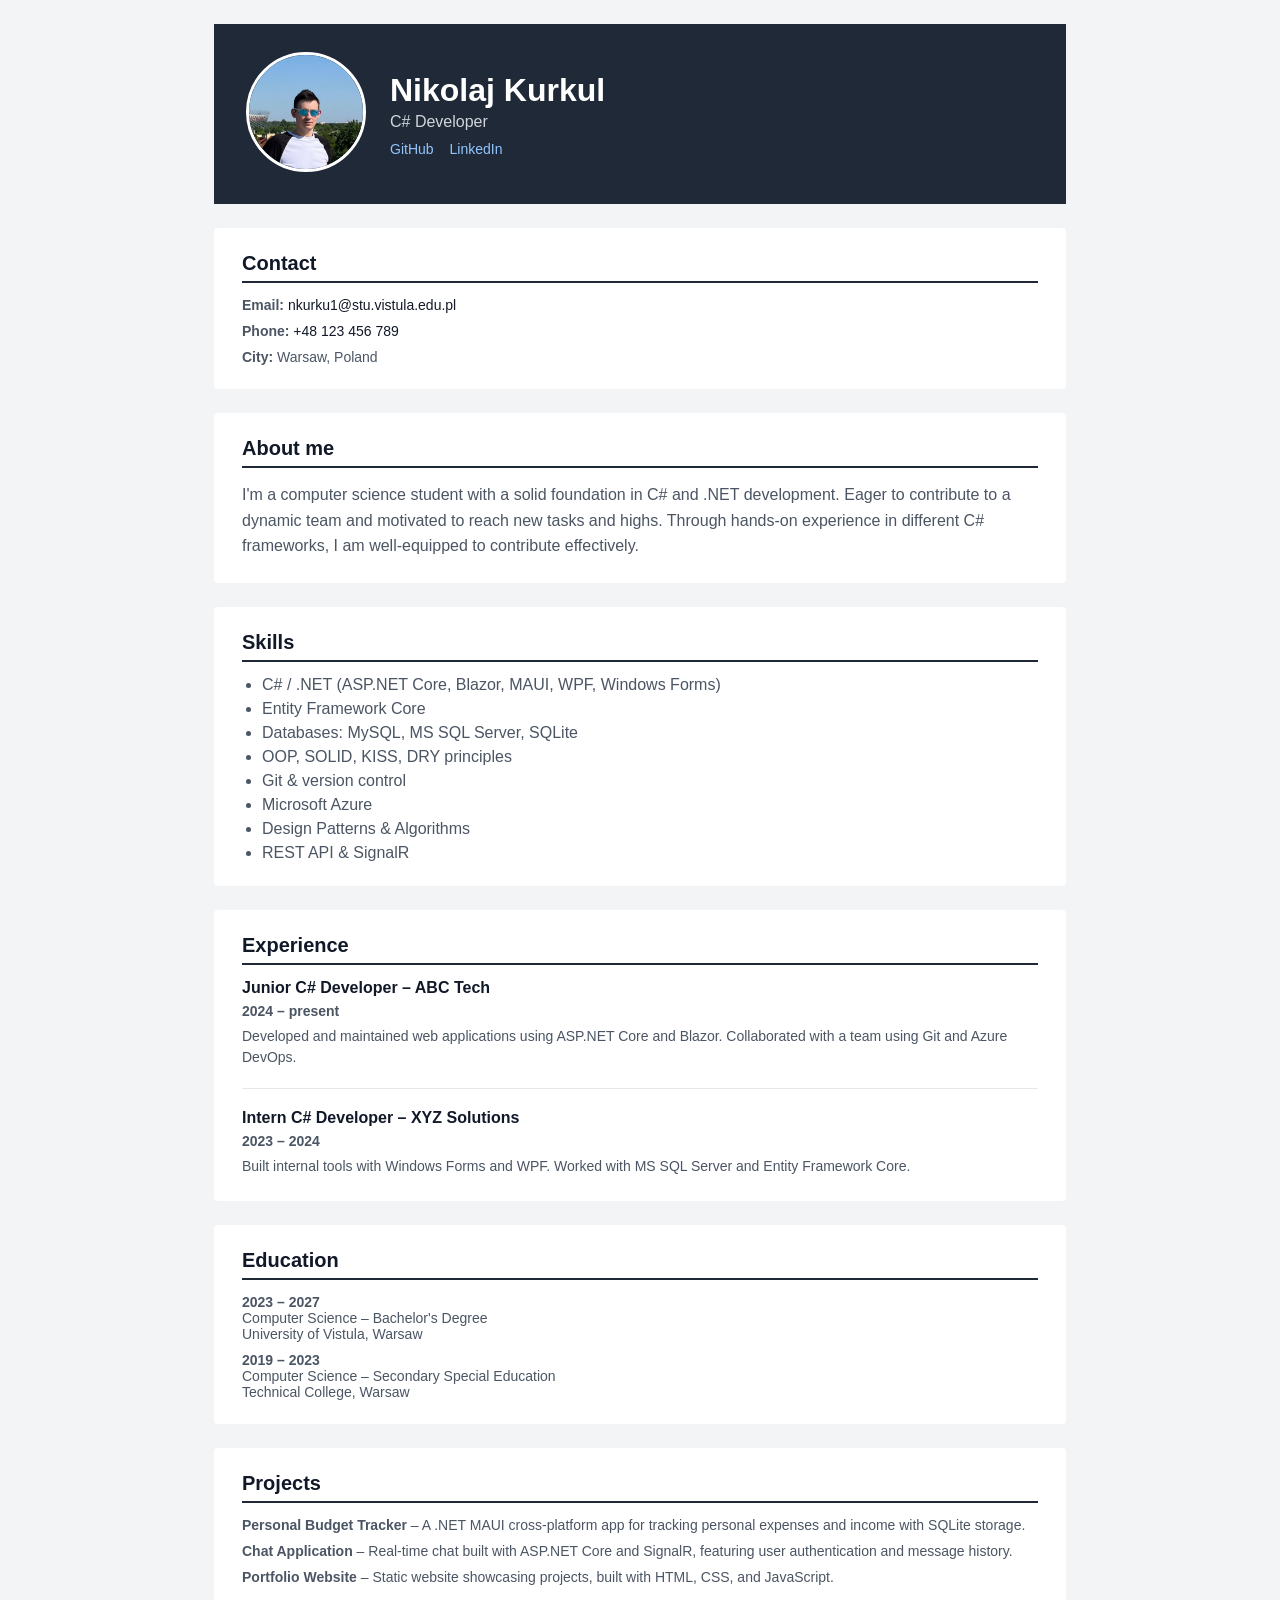
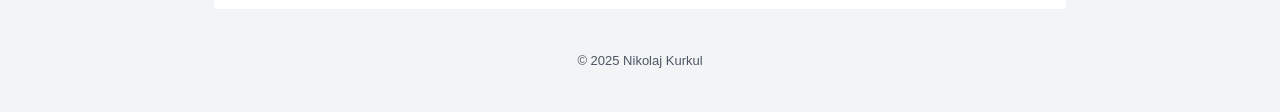
<file: zad1_cv/index.html>
<!DOCTYPE html>
<html lang="en">
  <head>
    <meta charset="UTF-8" />
    <meta name="viewport" content="width=device-width, initial-scale=1" />
    <title>Nikolaj Kurkul - CV</title>
    <link rel="stylesheet" href="css/styles.css" />
  </head>
  <body>
    <header class="site-header">
      <div class="profile">
        <img src="images/photo.png" alt="Nikolaj Kurkul - profile photo" />
      </div>
      <div class="header-info">
        <h1>Nikolaj Kurkul</h1>
        <p class="subtitle">C# Developer</p>
        <p class="links">
          <a href="https://github.com/nk68881" target="_blank" rel="noopener noreferrer">GitHub</a>
          <a href="https://linkedin.com/in/nk68881" target="_blank" rel="noopener noreferrer">LinkedIn</a>
        </p>
      </div>
    </header>

    <main>
      <section class="section">
        <h2>Contact</h2>
        <ul class="list">
          <li><strong>Email:</strong> <a href="mailto:nkurku1@stu.vistula.edu.pl">nkurku1@stu.vistula.edu.pl</a></li>
          <li><strong>Phone:</strong> <a href="tel:+48123456789">+48 123 456 789</a></li>
          <li><strong>City:</strong> Warsaw, Poland</li>
        </ul>
      </section>

      <section class="section">
        <h2>About me</h2>
        <p>
          I'm a computer science student with a solid foundation in C# and .NET
          development. Eager to contribute to a dynamic team and motivated to
          reach new tasks and highs. Through hands-on experience in different
          C# frameworks, I am well-equipped to contribute effectively.
        </p>
      </section>

      <section class="section">
        <h2>Skills</h2>
        <ul class="skills-list">
          <li>C# / .NET (ASP.NET Core, Blazor, MAUI, WPF, Windows Forms)</li>
          <li>Entity Framework Core</li>
          <li>Databases: MySQL, MS SQL Server, SQLite</li>
          <li>OOP, SOLID, KISS, DRY principles</li>
          <li>Git &amp; version control</li>
          <li>Microsoft Azure</li>
          <li>Design Patterns &amp; Algorithms</li>
          <li>REST API &amp; SignalR</li>
        </ul>
      </section>

      <section class="section">
        <h2>Experience</h2>
        <article class="experience-item">
          <h3>Junior C# Developer – ABC Tech</h3>
          <p><strong>2024 – present</strong></p>
          <p>Developed and maintained web applications using ASP.NET Core and Blazor. Collaborated with a team using Git and Azure DevOps.</p>
        </article>
        <article class="experience-item">
          <h3>Intern C# Developer – XYZ Solutions</h3>
          <p><strong>2023 – 2024</strong></p>
          <p>Built internal tools with Windows Forms and WPF. Worked with MS SQL Server and Entity Framework Core.</p>
        </article>
      </section>

      <section class="section">
        <h2>Education</h2>
        <ul class="list">
          <li>
            <strong>2023 – 2027</strong><br />
            Computer Science – Bachelor's Degree<br />
            University of Vistula, Warsaw
          </li>
          <li>
            <strong>2019 – 2023</strong><br />
            Computer Science – Secondary Special Education<br />
            Technical College, Warsaw
          </li>
        </ul>
      </section>

      <section class="section">
        <h2>Projects</h2>
        <ul class="list">
          <li>
            <strong>Personal Budget Tracker</strong> – A .NET MAUI cross-platform app for tracking personal expenses and income with SQLite storage.
          </li>
          <li>
            <strong>Chat Application</strong> – Real-time chat built with ASP.NET Core and SignalR, featuring user authentication and message history.
          </li>
          <li>
            <strong>Portfolio Website</strong> – Static website showcasing projects, built with HTML, CSS, and JavaScript.
          </li>
        </ul>
      </section>
    </main>

    <footer class="site-footer">
      <p>&copy; 2025 Nikolaj Kurkul</p>
    </footer>

    <script src="js/script.js"></script>
  </body>
</html>
</file>
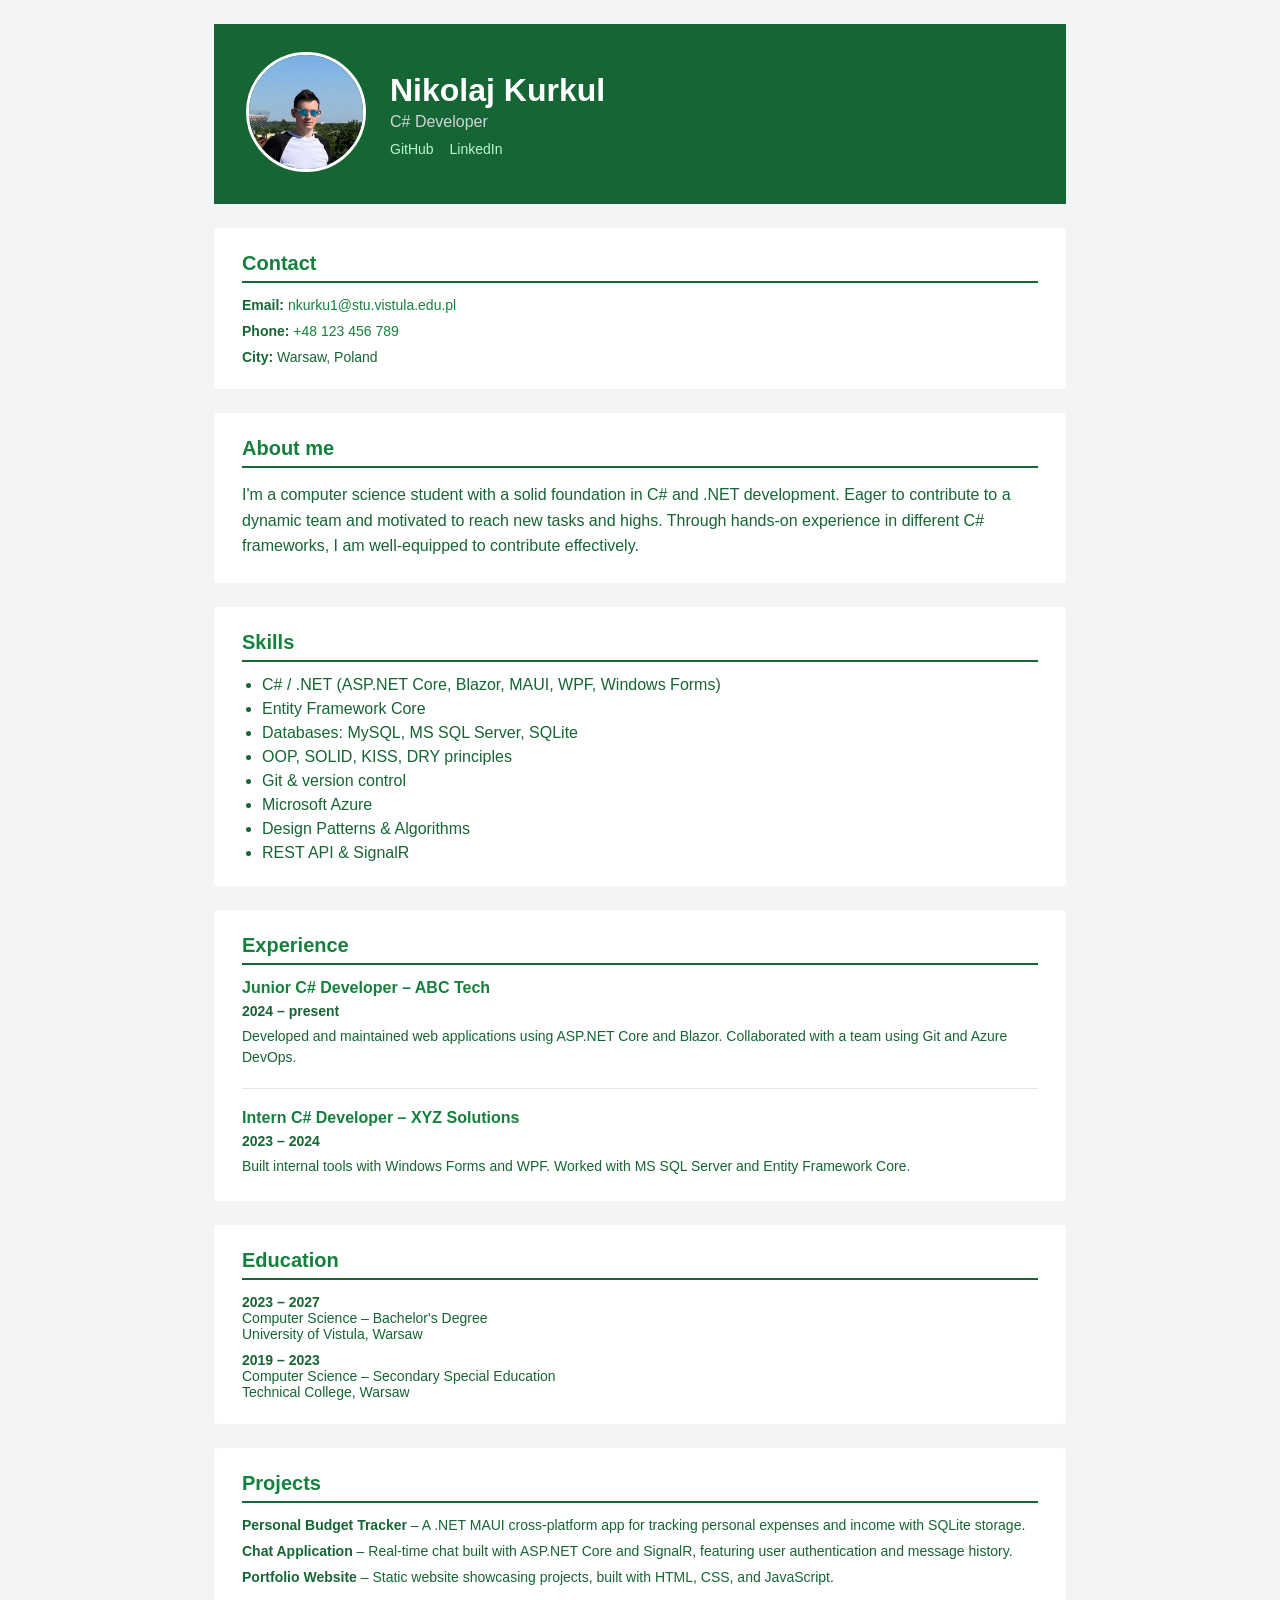
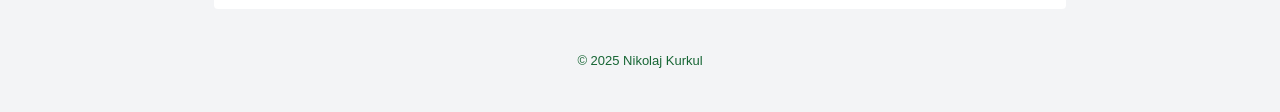
<file: zad2_css/index.html>
<!DOCTYPE html>
<html lang="en">
  <head>
    <meta charset="UTF-8" />
    <meta name="viewport" content="width=device-width, initial-scale=1" />
    <title>Nikolaj Kurkul - CV</title>
    <link rel="stylesheet" href="styles.css" />
  </head>
  <body>
    <header class="site-header">
      <div class="profile">
        <img src="../zad1_cv/images/photo.png" alt="Nikolaj Kurkul - profile photo" />
      </div>
      <div class="header-info">
        <h1>Nikolaj Kurkul</h1>
        <p class="subtitle">C# Developer</p>
        <p class="links">
          <a href="https://github.com/nk68881" target="_blank" rel="noopener noreferrer">GitHub</a>
          <a href="https://linkedin.com/in/nk68881" target="_blank" rel="noopener noreferrer">LinkedIn</a>
        </p>
      </div>
    </header>

    <main>
      <section class="section">
        <h2>Contact</h2>
        <ul class="list">
          <li><strong>Email:</strong> <a href="mailto:nkurku1@stu.vistula.edu.pl">nkurku1@stu.vistula.edu.pl</a></li>
          <li><strong>Phone:</strong> <a href="tel:+48123456789">+48 123 456 789</a></li>
          <li><strong>City:</strong> Warsaw, Poland</li>
        </ul>
      </section>

      <section class="section">
        <h2>About me</h2>
        <p>
          I'm a computer science student with a solid foundation in C# and .NET
          development. Eager to contribute to a dynamic team and motivated to
          reach new tasks and highs. Through hands-on experience in different
          C# frameworks, I am well-equipped to contribute effectively.
        </p>
      </section>

      <section class="section">
        <h2>Skills</h2>
        <ul class="skills-list">
          <li>C# / .NET (ASP.NET Core, Blazor, MAUI, WPF, Windows Forms)</li>
          <li>Entity Framework Core</li>
          <li>Databases: MySQL, MS SQL Server, SQLite</li>
          <li>OOP, SOLID, KISS, DRY principles</li>
          <li>Git &amp; version control</li>
          <li>Microsoft Azure</li>
          <li>Design Patterns &amp; Algorithms</li>
          <li>REST API &amp; SignalR</li>
        </ul>
      </section>

      <section class="section">
        <h2>Experience</h2>
        <article class="experience-item">
          <h3>Junior C# Developer – ABC Tech</h3>
          <p><strong>2024 – present</strong></p>
          <p>Developed and maintained web applications using ASP.NET Core and Blazor. Collaborated with a team using Git and Azure DevOps.</p>
        </article>
        <article class="experience-item">
          <h3>Intern C# Developer – XYZ Solutions</h3>
          <p><strong>2023 – 2024</strong></p>
          <p>Built internal tools with Windows Forms and WPF. Worked with MS SQL Server and Entity Framework Core.</p>
        </article>
      </section>

      <section class="section">
        <h2>Education</h2>
        <ul class="list">
          <li>
            <strong>2023 – 2027</strong><br />
            Computer Science – Bachelor's Degree<br />
            University of Vistula, Warsaw
          </li>
          <li>
            <strong>2019 – 2023</strong><br />
            Computer Science – Secondary Special Education<br />
            Technical College, Warsaw
          </li>
        </ul>
      </section>

      <section class="section">
        <h2>Projects</h2>
        <ul class="list">
          <li>
            <strong>Personal Budget Tracker</strong> – A .NET MAUI cross-platform app for tracking personal expenses and income with SQLite storage.
          </li>
          <li>
            <strong>Chat Application</strong> – Real-time chat built with ASP.NET Core and SignalR, featuring user authentication and message history.
          </li>
          <li>
            <strong>Portfolio Website</strong> – Static website showcasing projects, built with HTML, CSS, and JavaScript.
          </li>
        </ul>
      </section>
    </main>

    <footer class="site-footer">
      <p>&copy; 2025 Nikolaj Kurkul</p>
    </footer>

  </body>
</html>
</file>
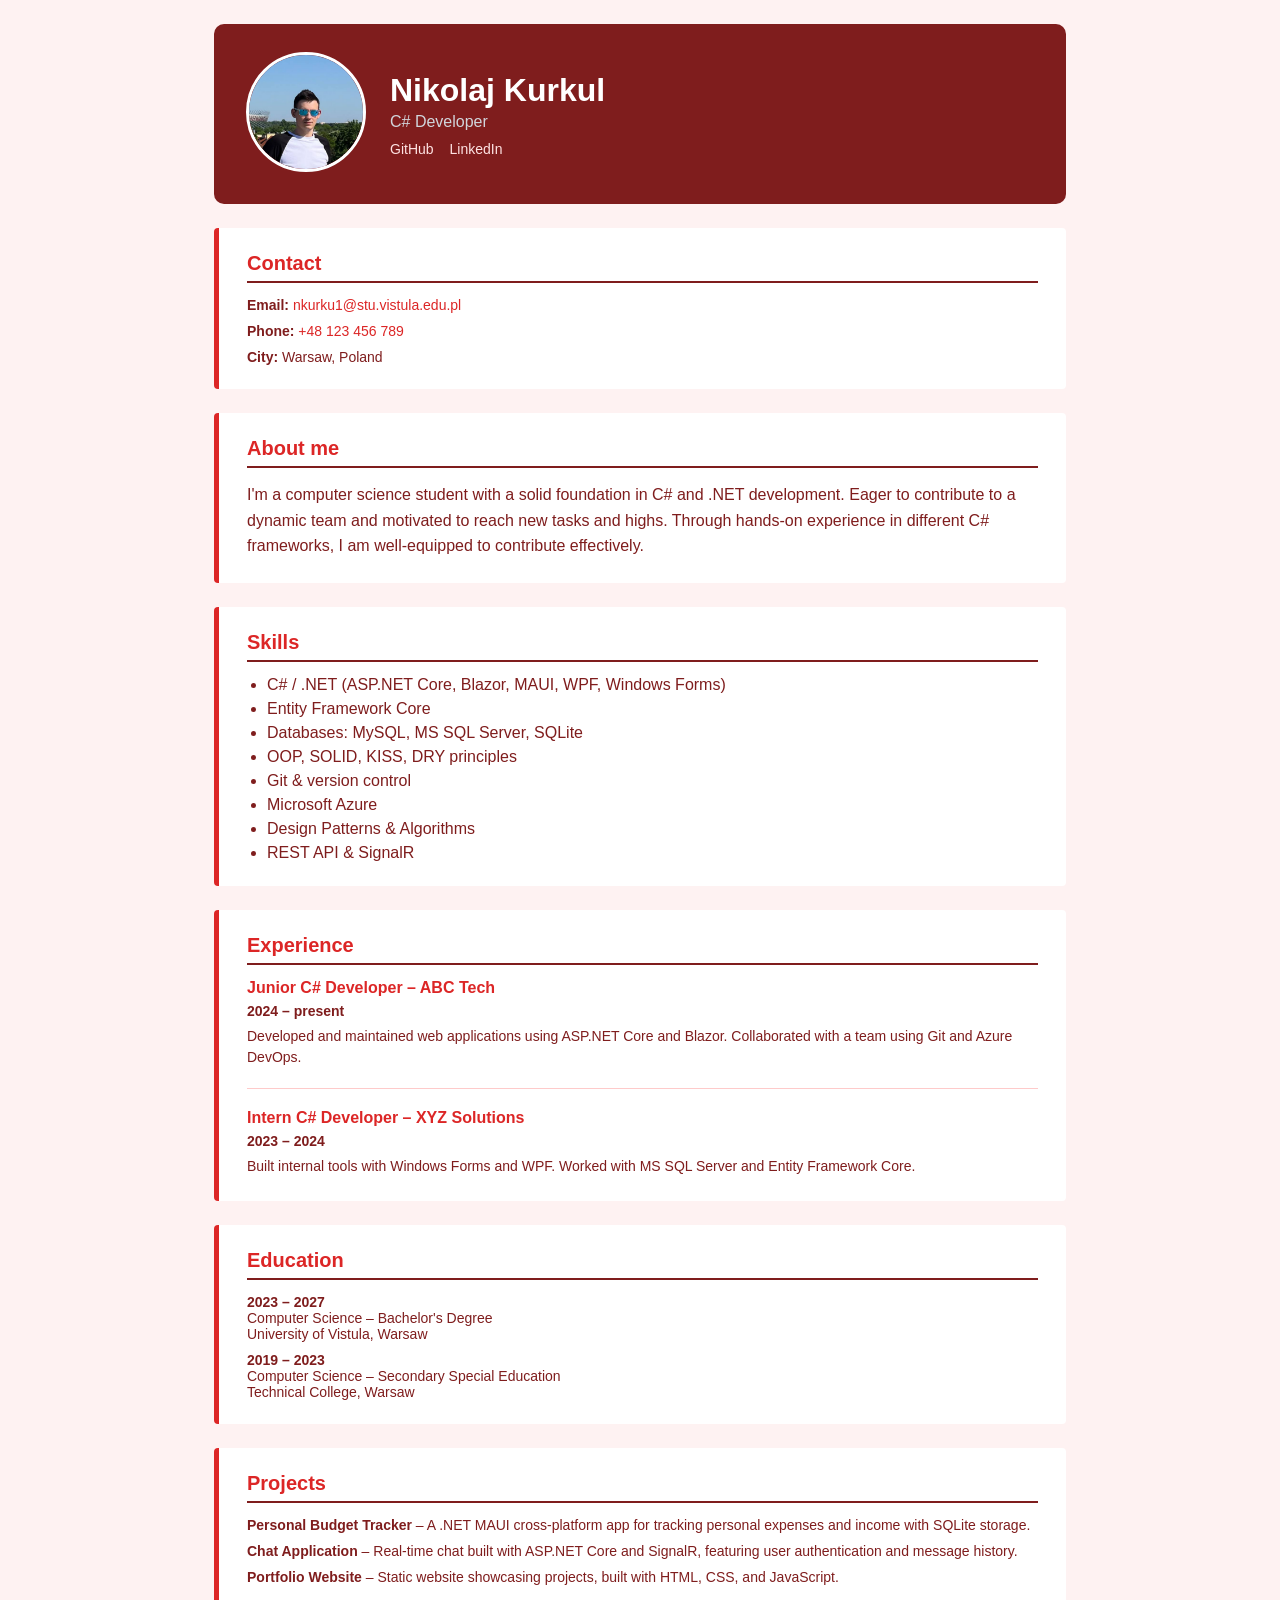
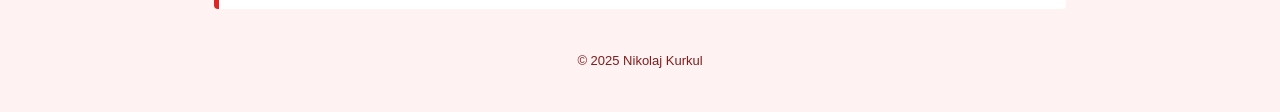
<file: zad3_motyw/index.html>
<!DOCTYPE html>
<html lang="en">
  <head>
    <meta charset="UTF-8" />
    <meta name="viewport" content="width=device-width, initial-scale=1" />
    <title>Nikolaj Kurkul - CV</title>
    <link rel="stylesheet" href="red.css" />
  </head>
  <body>
    <header class="site-header">
      <div class="profile">
        <img src="../zad1_cv/images/photo.png" alt="Nikolaj Kurkul - profile photo" />
      </div>
      <div class="header-info">
        <h1>Nikolaj Kurkul</h1>
        <p class="subtitle">C# Developer</p>
        <p class="links">
          <a href="https://github.com/nk68881" target="_blank" rel="noopener noreferrer">GitHub</a>
          <a href="https://linkedin.com/in/nk68881" target="_blank" rel="noopener noreferrer">LinkedIn</a>
        </p>
      </div>
    </header>

    <main>
      <section class="section">
        <h2>Contact</h2>
        <ul class="list">
          <li><strong>Email:</strong> <a href="mailto:nkurku1@stu.vistula.edu.pl">nkurku1@stu.vistula.edu.pl</a></li>
          <li><strong>Phone:</strong> <a href="tel:+48123456789">+48 123 456 789</a></li>
          <li><strong>City:</strong> Warsaw, Poland</li>
        </ul>
      </section>

      <section class="section">
        <h2>About me</h2>
        <p>
          I'm a computer science student with a solid foundation in C# and .NET
          development. Eager to contribute to a dynamic team and motivated to
          reach new tasks and highs. Through hands-on experience in different
          C# frameworks, I am well-equipped to contribute effectively.
        </p>
      </section>

      <section class="section">
        <h2>Skills</h2>
        <ul class="skills-list">
          <li>C# / .NET (ASP.NET Core, Blazor, MAUI, WPF, Windows Forms)</li>
          <li>Entity Framework Core</li>
          <li>Databases: MySQL, MS SQL Server, SQLite</li>
          <li>OOP, SOLID, KISS, DRY principles</li>
          <li>Git &amp; version control</li>
          <li>Microsoft Azure</li>
          <li>Design Patterns &amp; Algorithms</li>
          <li>REST API &amp; SignalR</li>
        </ul>
      </section>

      <section class="section">
        <h2>Experience</h2>
        <article class="experience-item">
          <h3>Junior C# Developer – ABC Tech</h3>
          <p><strong>2024 – present</strong></p>
          <p>Developed and maintained web applications using ASP.NET Core and Blazor. Collaborated with a team using Git and Azure DevOps.</p>
        </article>
        <article class="experience-item">
          <h3>Intern C# Developer – XYZ Solutions</h3>
          <p><strong>2023 – 2024</strong></p>
          <p>Built internal tools with Windows Forms and WPF. Worked with MS SQL Server and Entity Framework Core.</p>
        </article>
      </section>

      <section class="section">
        <h2>Education</h2>
        <ul class="list">
          <li>
            <strong>2023 – 2027</strong><br />
            Computer Science – Bachelor's Degree<br />
            University of Vistula, Warsaw
          </li>
          <li>
            <strong>2019 – 2023</strong><br />
            Computer Science – Secondary Special Education<br />
            Technical College, Warsaw
          </li>
        </ul>
      </section>

      <section class="section">
        <h2>Projects</h2>
        <ul class="list">
          <li>
            <strong>Personal Budget Tracker</strong> – A .NET MAUI cross-platform app for tracking personal expenses and income with SQLite storage.
          </li>
          <li>
            <strong>Chat Application</strong> – Real-time chat built with ASP.NET Core and SignalR, featuring user authentication and message history.
          </li>
          <li>
            <strong>Portfolio Website</strong> – Static website showcasing projects, built with HTML, CSS, and JavaScript.
          </li>
        </ul>
      </section>
    </main>

    <footer class="site-footer">
      <p>&copy; 2025 Nikolaj Kurkul</p>
    </footer>

  </body>
</html>
</file>
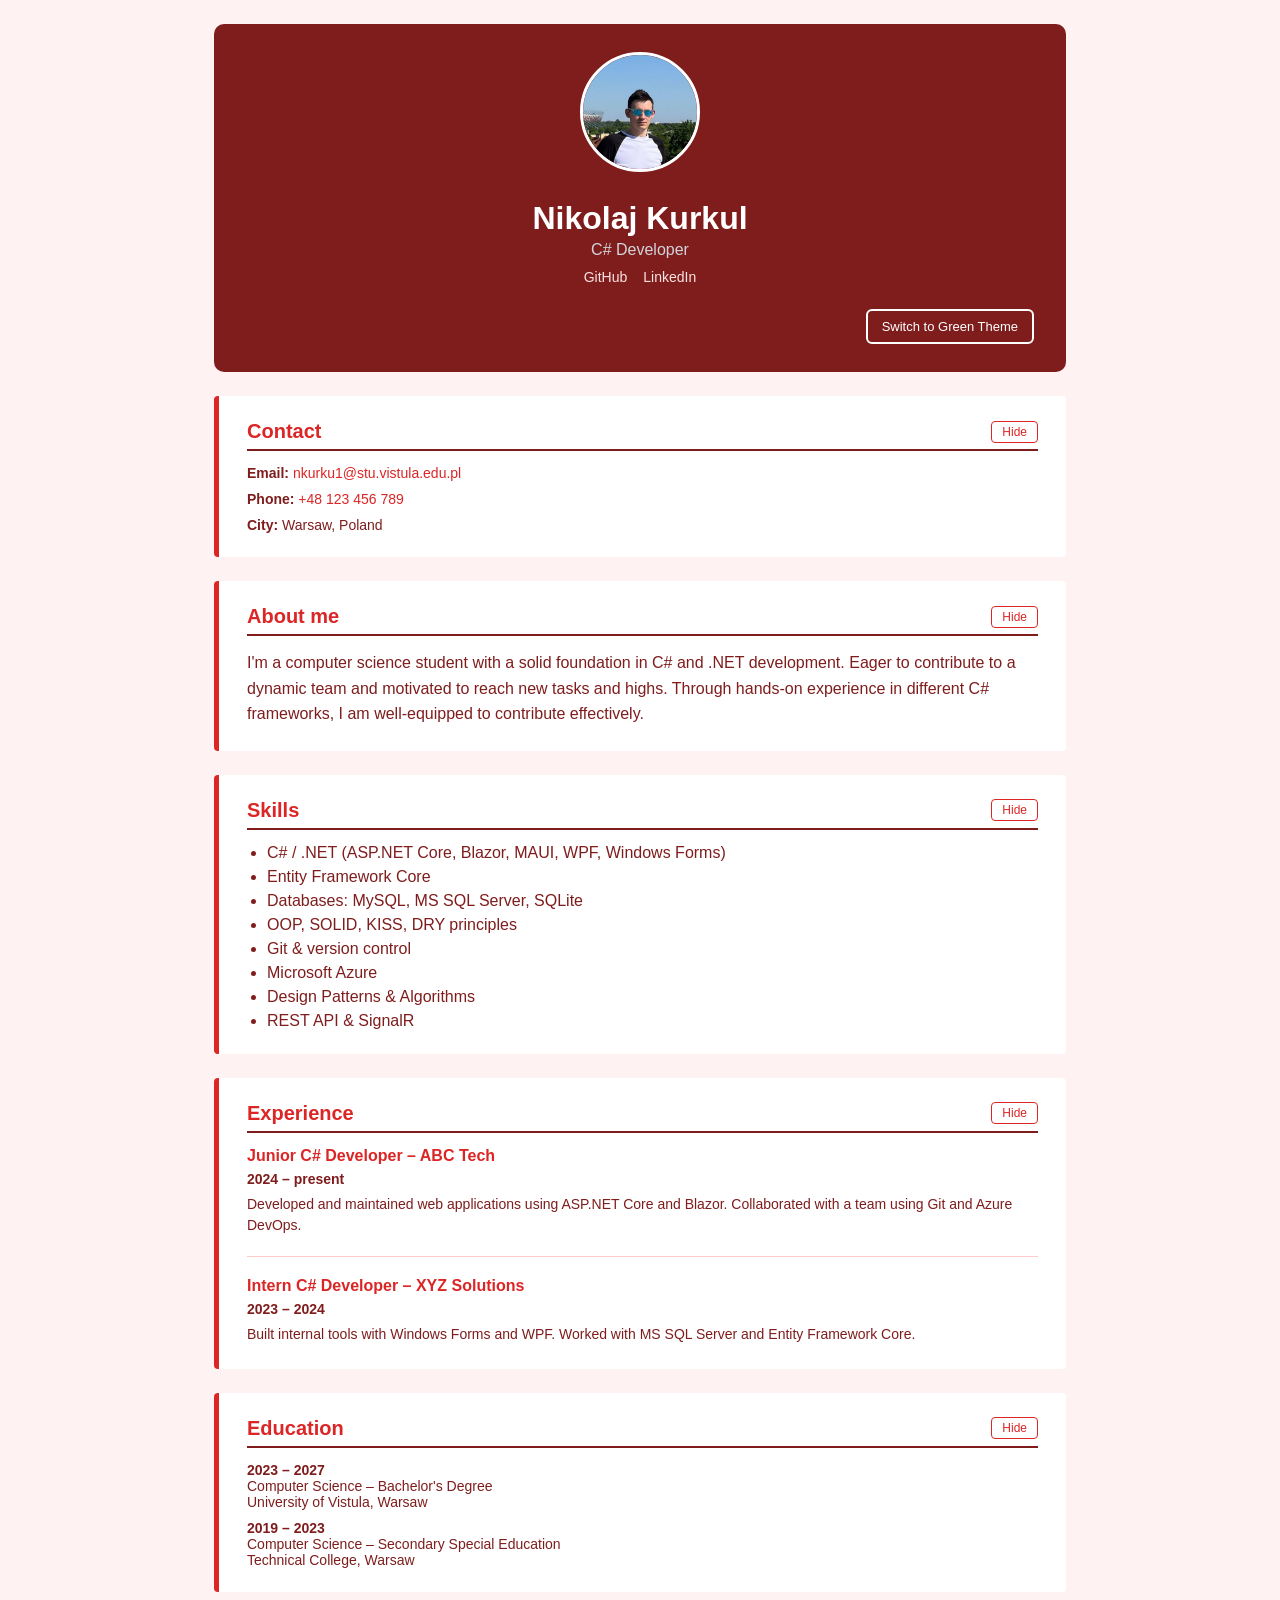
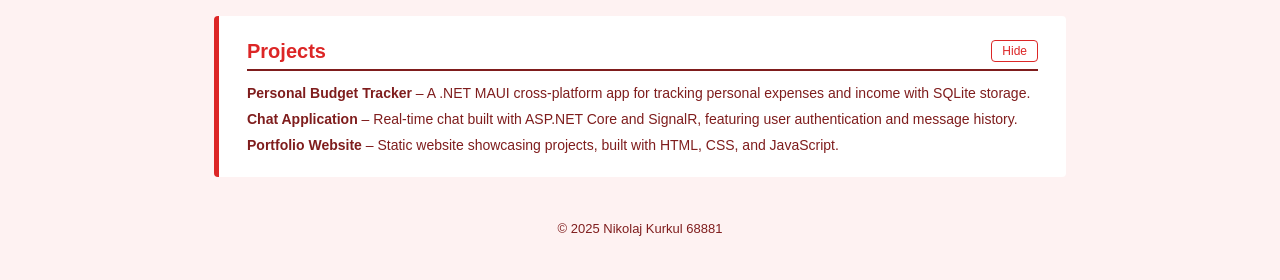
<file: zad4/index.html>
<!DOCTYPE html>
<html lang="en">
  <head>
    <meta charset="UTF-8" />
    <meta name="viewport" content="width=device-width, initial-scale=1" />
    <title>Nikolaj Kurkul - CV</title>
    <link id="theme-stylesheet" rel="stylesheet" href="css/red.css" />
  </head>
  <body>
    <header class="site-header">
      <div class="profile">
        <img src="images/photo.png" alt="Nikolaj Kurkul - profile photo" />
      </div>
      <div class="header-info">
        <h1>Nikolaj Kurkul</h1>
        <p class="subtitle">C# Developer</p>
        <p class="links">
          <a href="https://github.com/nk68881" target="_blank" rel="noopener noreferrer">GitHub</a>
          <a href="https://linkedin.com/in/nk68881" target="_blank" rel="noopener noreferrer">LinkedIn</a>
        </p>
      </div>
      <div class="header-controls">
        <button id="theme-toggle" class="ctrl-btn">Switch to Green Theme</button>
      </div>
    </header>

    <main>
      <section class="section">
        <div class="section-header">
          <h2>Contact</h2>
          <button class="toggle-btn">Hide</button>
        </div>
        <div class="section-content">
          <ul class="list">
            <li><strong>Email:</strong> <a href="mailto:nkurku1@stu.vistula.edu.pl">nkurku1@stu.vistula.edu.pl</a></li>
            <li><strong>Phone:</strong> <a href="tel:+48123456789">+48 123 456 789</a></li>
            <li><strong>City:</strong> Warsaw, Poland</li>
          </ul>
        </div>
      </section>

      <section class="section">
        <div class="section-header">
          <h2>About me</h2>
          <button class="toggle-btn">Hide</button>
        </div>
        <div class="section-content">
          <p>
            I'm a computer science student with a solid foundation in C# and .NET
            development. Eager to contribute to a dynamic team and motivated to
            reach new tasks and highs. Through hands-on experience in different
            C# frameworks, I am well-equipped to contribute effectively.
          </p>
        </div>
      </section>

      <section class="section">
        <div class="section-header">
          <h2>Skills</h2>
          <button class="toggle-btn">Hide</button>
        </div>
        <div class="section-content">
          <ul class="skills-list">
            <li>C# / .NET (ASP.NET Core, Blazor, MAUI, WPF, Windows Forms)</li>
            <li>Entity Framework Core</li>
            <li>Databases: MySQL, MS SQL Server, SQLite</li>
            <li>OOP, SOLID, KISS, DRY principles</li>
            <li>Git &amp; version control</li>
            <li>Microsoft Azure</li>
            <li>Design Patterns &amp; Algorithms</li>
            <li>REST API &amp; SignalR</li>
          </ul>
        </div>
      </section>

      <section class="section">
        <div class="section-header">
          <h2>Experience</h2>
          <button class="toggle-btn">Hide</button>
        </div>
        <div class="section-content">
          <article class="experience-item">
            <h3>Junior C# Developer – ABC Tech</h3>
            <p><strong>2024 – present</strong></p>
            <p>Developed and maintained web applications using ASP.NET Core and Blazor. Collaborated with a team using Git and Azure DevOps.</p>
          </article>
          <article class="experience-item">
            <h3>Intern C# Developer – XYZ Solutions</h3>
            <p><strong>2023 – 2024</strong></p>
            <p>Built internal tools with Windows Forms and WPF. Worked with MS SQL Server and Entity Framework Core.</p>
          </article>
        </div>
      </section>

      <section class="section">
        <div class="section-header">
          <h2>Education</h2>
          <button class="toggle-btn">Hide</button>
        </div>
        <div class="section-content">
          <ul class="list">
            <li>
              <strong>2023 – 2027</strong><br />
              Computer Science – Bachelor's Degree<br />
              University of Vistula, Warsaw
            </li>
            <li>
              <strong>2019 – 2023</strong><br />
              Computer Science – Secondary Special Education<br />
              Technical College, Warsaw
            </li>
          </ul>
        </div>
      </section>

      <section class="section">
        <div class="section-header">
          <h2>Projects</h2>
          <button class="toggle-btn">Hide</button>
        </div>
        <div class="section-content">
          <ul class="list">
            <li>
              <strong>Personal Budget Tracker</strong> – A .NET MAUI cross-platform app for tracking personal expenses and income with SQLite storage.
            </li>
            <li>
              <strong>Chat Application</strong> – Real-time chat built with ASP.NET Core and SignalR, featuring user authentication and message history.
            </li>
            <li>
              <strong>Portfolio Website</strong> – Static website showcasing projects, built with HTML, CSS, and JavaScript.
            </li>
          </ul>
        </div>
      </section>
    </main>

    <footer class="site-footer">
      <p>&copy; 2025 Nikolaj Kurkul 68881</p>
    </footer>

    <script src="js/script.js"></script>
  </body>
</html>
</file>
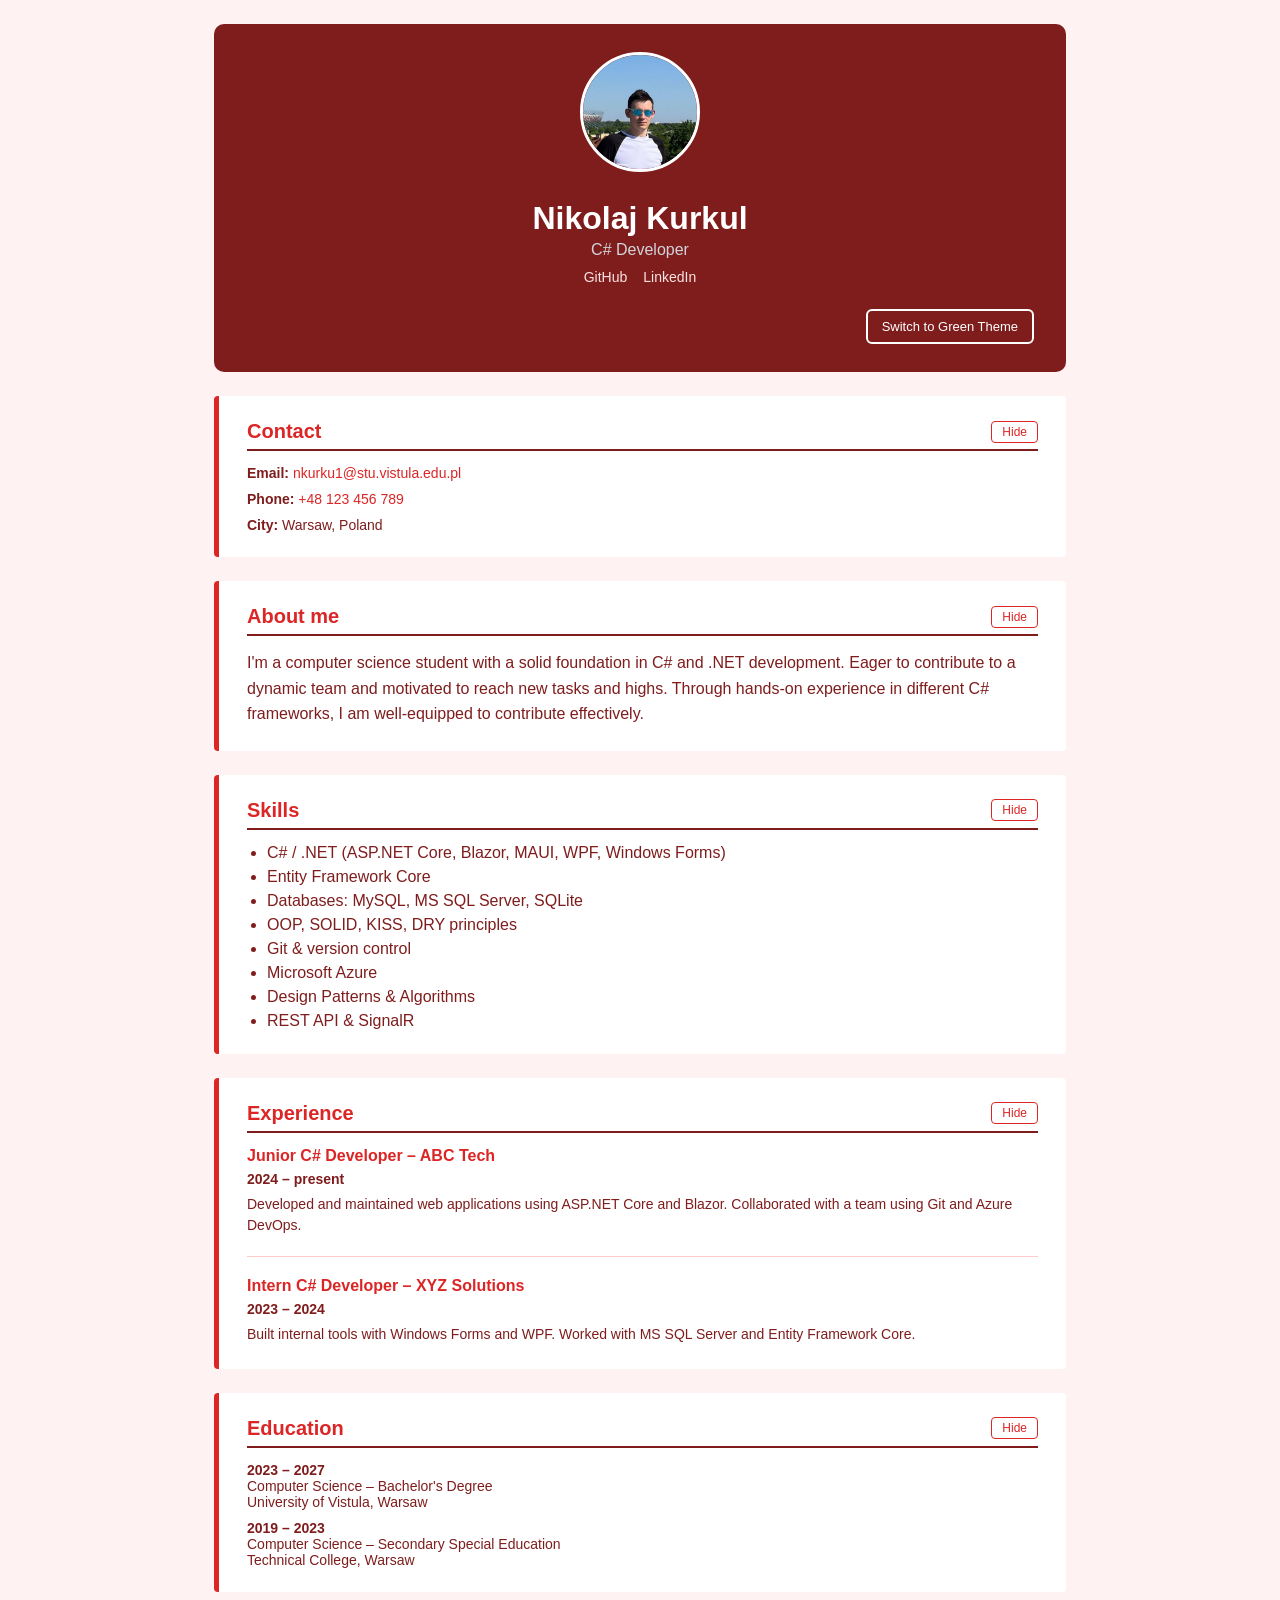
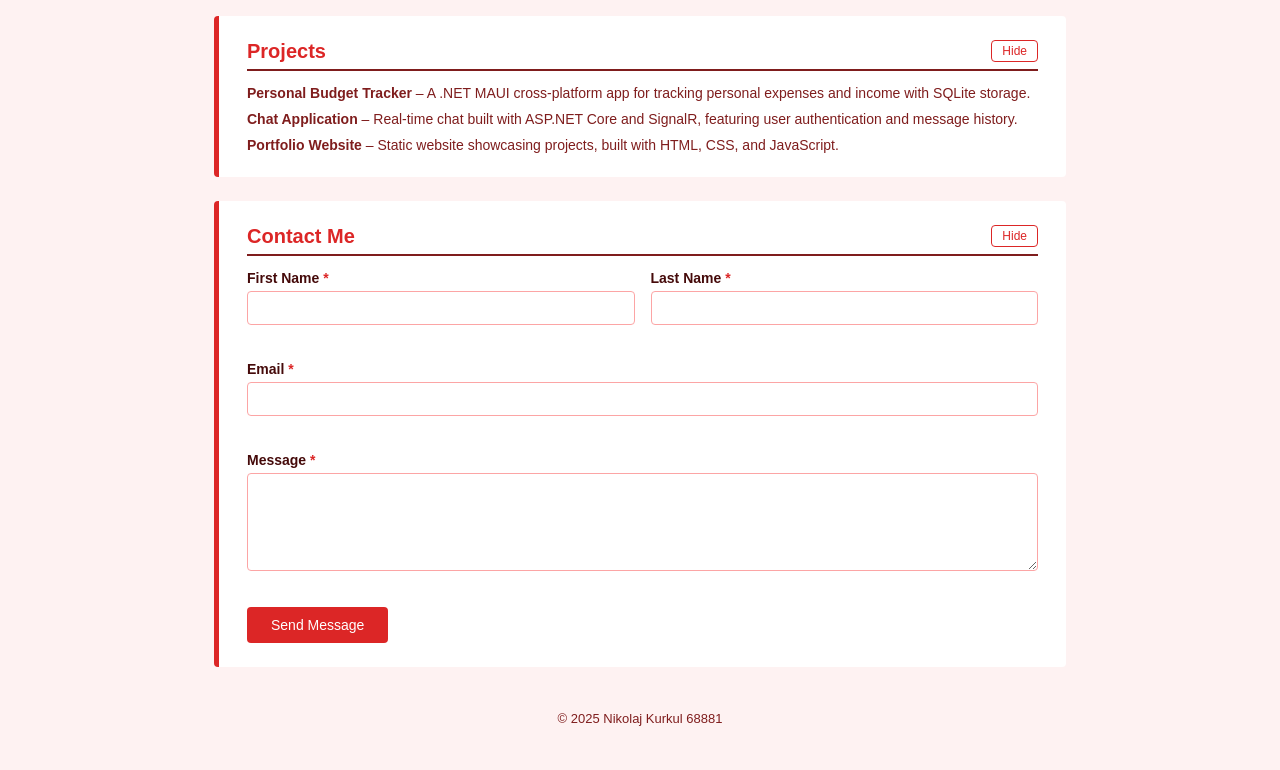
<file: zad5/index.html>
<!DOCTYPE html>
<html lang="en">

<head>
  <meta charset="UTF-8" />
  <meta name="viewport" content="width=device-width, initial-scale=1" />
  <title>Nikolaj Kurkul - CV</title>
  <link id="theme-stylesheet" rel="stylesheet" href="css/red.css" />
</head>

<body>
  <header class="site-header">
    <div class="profile">
      <img src="images/photo.png" alt="Nikolaj Kurkul - profile photo" />
    </div>
    <div class="header-info">
      <h1>Nikolaj Kurkul</h1>
      <p class="subtitle">C# Developer</p>
      <p class="links">
        <a href="https://github.com/nk68881" target="_blank" rel="noopener noreferrer">GitHub</a>
        <a href="https://linkedin.com/in/nk68881" target="_blank" rel="noopener noreferrer">LinkedIn</a>
      </p>
    </div>
    <div class="header-controls">
      <button id="theme-toggle" class="ctrl-btn">Switch to Green Theme</button>
    </div>
  </header>

  <main>
    <section class="section">
      <div class="section-header">
        <h2>Contact</h2>
        <button class="toggle-btn">Hide</button>
      </div>
      <div class="section-content">
        <ul class="list">
          <li><strong>Email:</strong> <a href="mailto:nkurku1@stu.vistula.edu.pl">nkurku1@stu.vistula.edu.pl</a></li>
          <li><strong>Phone:</strong> <a href="tel:+48123456789">+48 123 456 789</a></li>
          <li><strong>City:</strong> Warsaw, Poland</li>
        </ul>
      </div>
    </section>

    <section class="section">
      <div class="section-header">
        <h2>About me</h2>
        <button class="toggle-btn">Hide</button>
      </div>
      <div class="section-content">
        <p>
          I'm a computer science student with a solid foundation in C# and .NET
          development. Eager to contribute to a dynamic team and motivated to
          reach new tasks and highs. Through hands-on experience in different
          C# frameworks, I am well-equipped to contribute effectively.
        </p>
      </div>
    </section>

    <section class="section">
      <div class="section-header">
        <h2>Skills</h2>
        <button class="toggle-btn">Hide</button>
      </div>
      <div class="section-content">
        <ul class="skills-list">
          <li>C# / .NET (ASP.NET Core, Blazor, MAUI, WPF, Windows Forms)</li>
          <li>Entity Framework Core</li>
          <li>Databases: MySQL, MS SQL Server, SQLite</li>
          <li>OOP, SOLID, KISS, DRY principles</li>
          <li>Git &amp; version control</li>
          <li>Microsoft Azure</li>
          <li>Design Patterns &amp; Algorithms</li>
          <li>REST API &amp; SignalR</li>
        </ul>
      </div>
    </section>

    <section class="section">
      <div class="section-header">
        <h2>Experience</h2>
        <button class="toggle-btn">Hide</button>
      </div>
      <div class="section-content">
        <article class="experience-item">
          <h3>Junior C# Developer – ABC Tech</h3>
          <p><strong>2024 – present</strong></p>
          <p>Developed and maintained web applications using ASP.NET Core and Blazor. Collaborated with a team using Git
            and Azure DevOps.</p>
        </article>
        <article class="experience-item">
          <h3>Intern C# Developer – XYZ Solutions</h3>
          <p><strong>2023 – 2024</strong></p>
          <p>Built internal tools with Windows Forms and WPF. Worked with MS SQL Server and Entity Framework Core.</p>
        </article>
      </div>
    </section>

    <section class="section">
      <div class="section-header">
        <h2>Education</h2>
        <button class="toggle-btn">Hide</button>
      </div>
      <div class="section-content">
        <ul class="list">
          <li>
            <strong>2023 – 2027</strong><br />
            Computer Science – Bachelor's Degree<br />
            University of Vistula, Warsaw
          </li>
          <li>
            <strong>2019 – 2023</strong><br />
            Computer Science – Secondary Special Education<br />
            Technical College, Warsaw
          </li>
        </ul>
      </div>
    </section>

    <section class="section">
      <div class="section-header">
        <h2>Projects</h2>
        <button class="toggle-btn">Hide</button>
      </div>
      <div class="section-content">
        <ul class="list">
          <li>
            <strong>Personal Budget Tracker</strong> – A .NET MAUI cross-platform app for tracking personal expenses and
            income with SQLite storage.
          </li>
          <li>
            <strong>Chat Application</strong> – Real-time chat built with ASP.NET Core and SignalR, featuring user
            authentication and message history.
          </li>
          <li>
            <strong>Portfolio Website</strong> – Static website showcasing projects, built with HTML, CSS, and
            JavaScript.
          </li>
        </ul>
      </div>
    </section>

    <section class="section">
      <div class="section-header">
        <h2>Contact Me</h2>
        <button class="toggle-btn">Hide</button>
      </div>
      <div class="section-content">
        <form id="contact-form" novalidate>
          <div class="form-row">
            <div class="form-group">
              <label for="first-name">First Name <span class="required">*</span></label>
              <input type="text" id="first-name" name="first-name" autocomplete="given-name" />
              <span class="field-error" id="first-name-error"></span>
            </div>
            <div class="form-group">
              <label for="last-name">Last Name <span class="required">*</span></label>
              <input type="text" id="last-name" name="last-name" autocomplete="family-name" />
              <span class="field-error" id="last-name-error"></span>
            </div>
          </div>
          <div class="form-group">
            <label for="email">Email <span class="required">*</span></label>
            <input type="email" id="email" name="email" autocomplete="email" />
            <span class="field-error" id="email-error"></span>
          </div>
          <div class="form-group">
            <label for="message">Message <span class="required">*</span></label>
            <textarea id="message" name="message" rows="5"></textarea>
            <span class="field-error" id="message-error"></span>
          </div>
          <div class="form-actions">
            <button type="submit" class="submit-btn">Send Message</button>
          </div>
          <p class="form-success" id="form-success" hidden>
            ✓ Your message has been sent successfully!
          </p>
        </form>
      </div>
    </section>
  </main>

  <footer class="site-footer">
    <p>&copy; 2025 Nikolaj Kurkul 68881</p>
  </footer>

  <script src="js/script.js"></script>
</body>

</html>
</file>
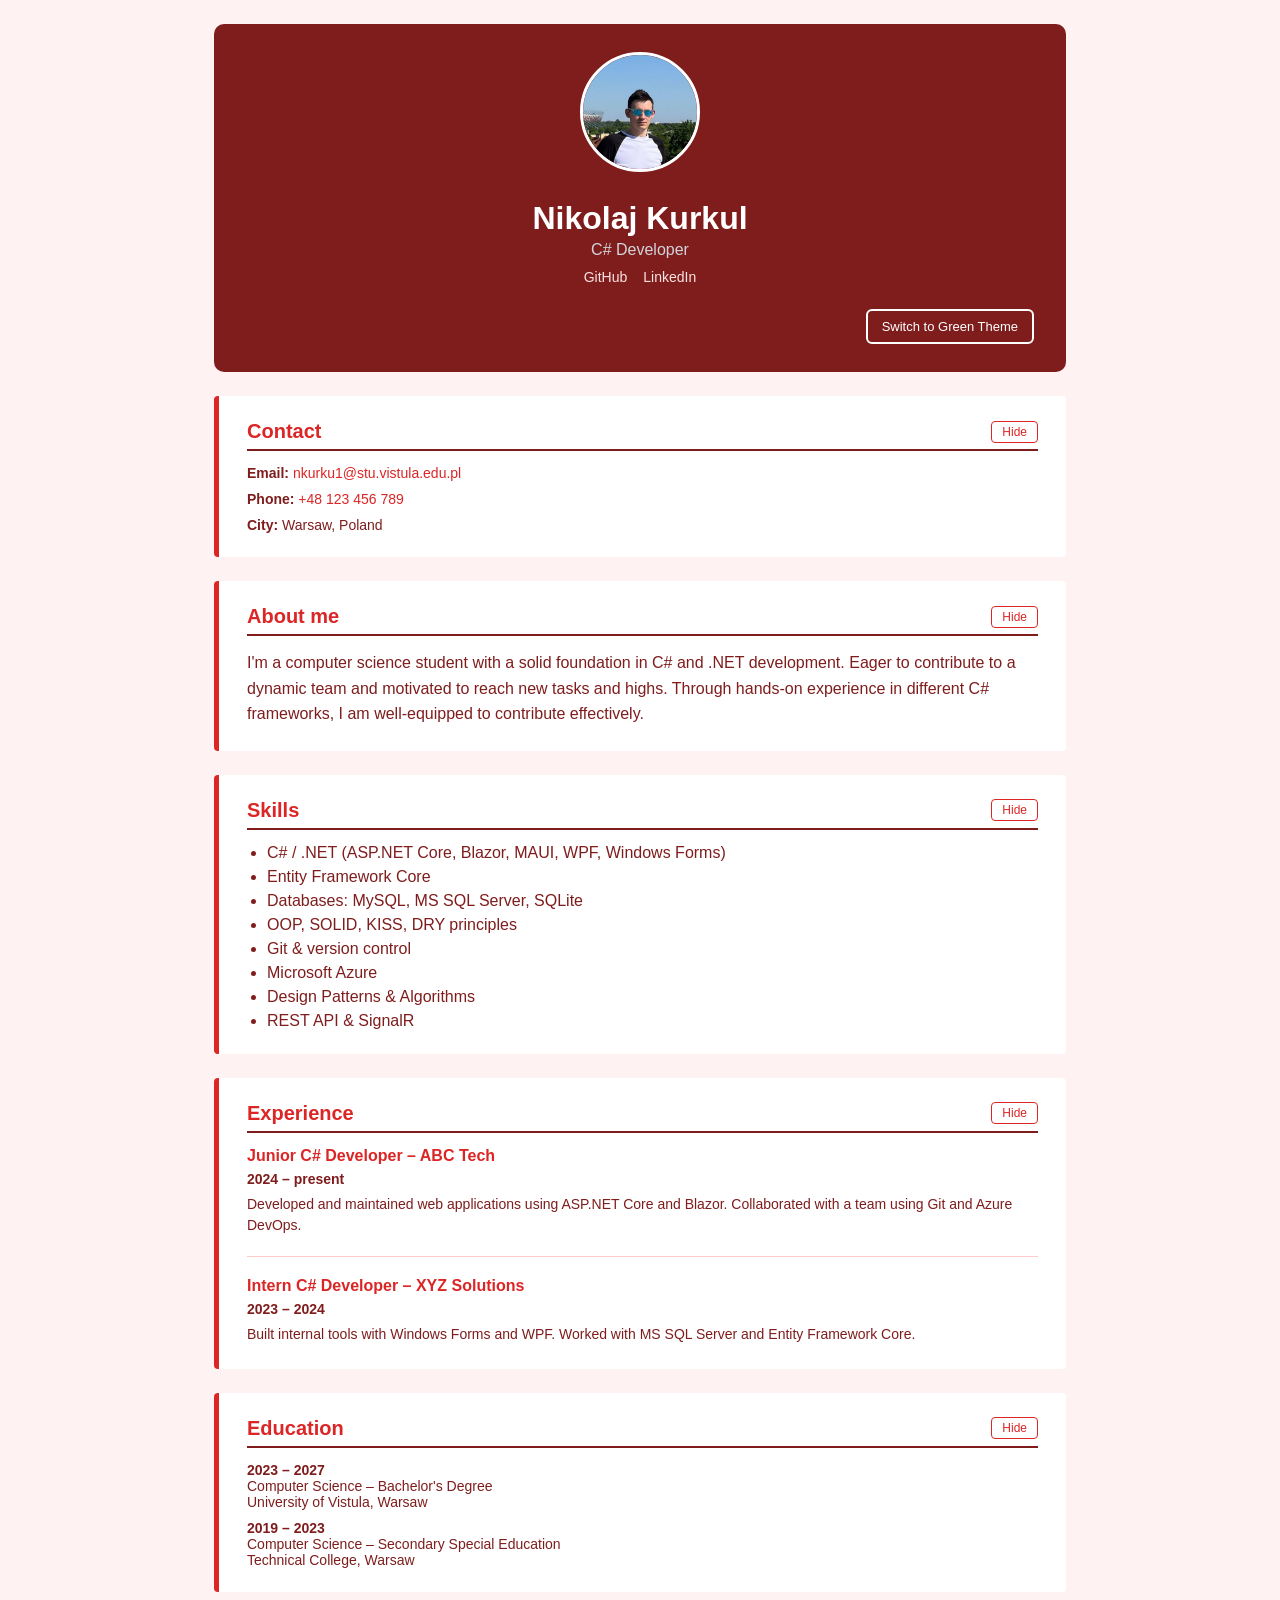
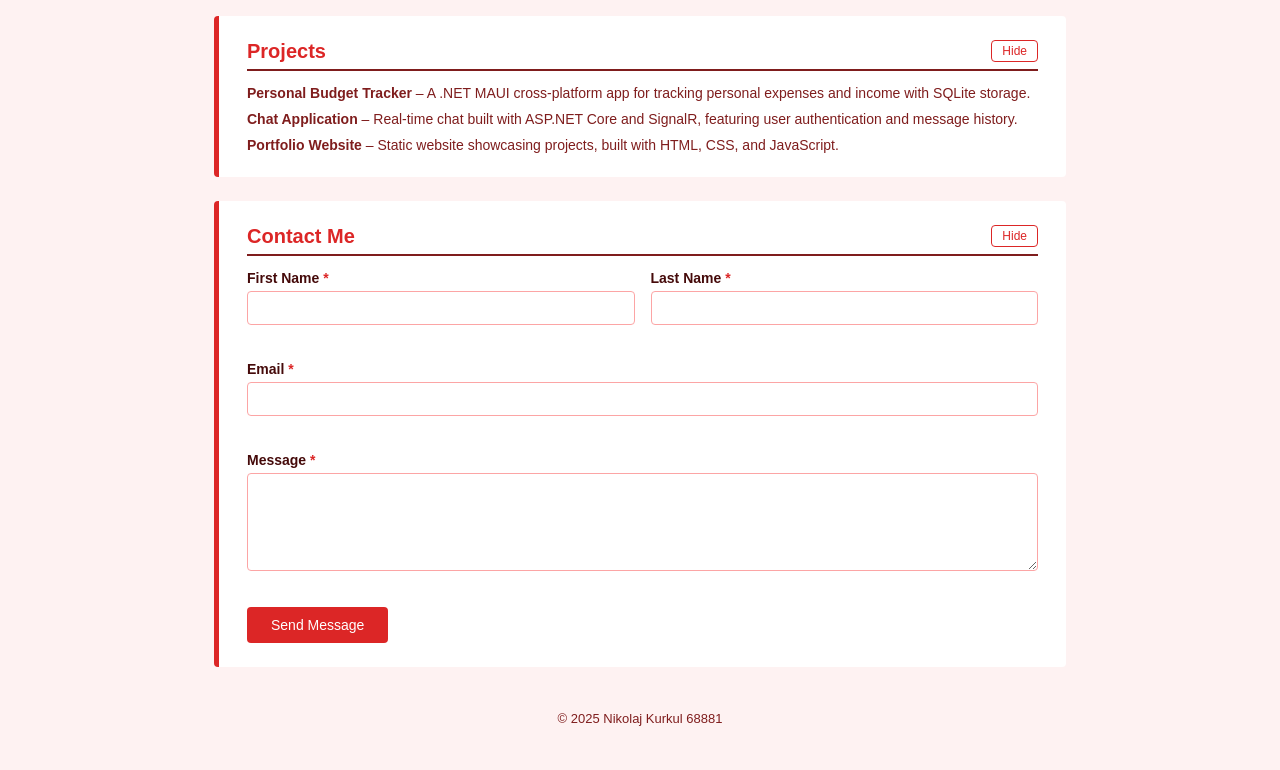
<file: zad6/index.html>
<!DOCTYPE html>
<html lang="en">

<head>
  <meta charset="UTF-8" />
  <meta name="viewport" content="width=device-width, initial-scale=1" />
  <title>Nikolaj Kurkul - CV</title>
  <link id="theme-stylesheet" rel="stylesheet" href="css/red.css" />
</head>

<body>
  <header class="site-header">
    <div class="profile">
      <img src="images/photo.png" alt="Nikolaj Kurkul - profile photo" />
    </div>
    <div class="header-info">
      <h1>Nikolaj Kurkul</h1>
      <p class="subtitle">C# Developer</p>
      <p class="links">
        <a href="https://github.com/nk68881" target="_blank" rel="noopener noreferrer">GitHub</a>
        <a href="https://linkedin.com/in/nk68881" target="_blank" rel="noopener noreferrer">LinkedIn</a>
      </p>
    </div>
    <div class="header-controls">
      <button id="theme-toggle" class="ctrl-btn">Switch to Green Theme</button>
    </div>
  </header>

  <main>
    <section class="section">
      <div class="section-header">
        <h2>Contact</h2>
        <button class="toggle-btn">Hide</button>
      </div>
      <div class="section-content">
        <ul class="list">
          <li><strong>Email:</strong> <a href="mailto:nkurku1@stu.vistula.edu.pl">nkurku1@stu.vistula.edu.pl</a></li>
          <li><strong>Phone:</strong> <a href="tel:+48123456789">+48 123 456 789</a></li>
          <li><strong>City:</strong> Warsaw, Poland</li>
        </ul>
      </div>
    </section>

    <section class="section">
      <div class="section-header">
        <h2>About me</h2>
        <button class="toggle-btn">Hide</button>
      </div>
      <div class="section-content">
        <p>
          I'm a computer science student with a solid foundation in C# and .NET
          development. Eager to contribute to a dynamic team and motivated to
          reach new tasks and highs. Through hands-on experience in different
          C# frameworks, I am well-equipped to contribute effectively.
        </p>
      </div>
    </section>

    <section class="section">
      <div class="section-header">
        <h2>Skills</h2>
        <button class="toggle-btn">Hide</button>
      </div>
      <div class="section-content">
        <ul id="skills-list" class="skills-list"></ul>
      </div>
    </section>

    <section class="section">
      <div class="section-header">
        <h2>Experience</h2>
        <button class="toggle-btn">Hide</button>
      </div>
      <div class="section-content">
        <article class="experience-item">
          <h3>Junior C# Developer – ABC Tech</h3>
          <p><strong>2024 – present</strong></p>
          <p>Developed and maintained web applications using ASP.NET Core and Blazor. Collaborated with a team using Git
            and Azure DevOps.</p>
        </article>
        <article class="experience-item">
          <h3>Intern C# Developer – XYZ Solutions</h3>
          <p><strong>2023 – 2024</strong></p>
          <p>Built internal tools with Windows Forms and WPF. Worked with MS SQL Server and Entity Framework Core.</p>
        </article>
      </div>
    </section>

    <section class="section">
      <div class="section-header">
        <h2>Education</h2>
        <button class="toggle-btn">Hide</button>
      </div>
      <div class="section-content">
        <ul class="list">
          <li>
            <strong>2023 – 2027</strong><br />
            Computer Science – Bachelor's Degree<br />
            University of Vistula, Warsaw
          </li>
          <li>
            <strong>2019 – 2023</strong><br />
            Computer Science – Secondary Special Education<br />
            Technical College, Warsaw
          </li>
        </ul>
      </div>
    </section>

    <section class="section">
      <div class="section-header">
        <h2>Projects</h2>
        <button class="toggle-btn">Hide</button>
      </div>
      <div class="section-content">
        <ul id="projects-list" class="list"></ul>
      </div>
    </section>

    <section class="section">
      <div class="section-header">
        <h2>Contact Me</h2>
        <button class="toggle-btn">Hide</button>
      </div>
      <div class="section-content">
        <form id="contact-form" novalidate>
          <div class="form-row">
            <div class="form-group">
              <label for="first-name">First Name <span class="required">*</span></label>
              <input type="text" id="first-name" name="first-name" autocomplete="given-name" />
              <span class="field-error" id="first-name-error"></span>
            </div>
            <div class="form-group">
              <label for="last-name">Last Name <span class="required">*</span></label>
              <input type="text" id="last-name" name="last-name" autocomplete="family-name" />
              <span class="field-error" id="last-name-error"></span>
            </div>
          </div>
          <div class="form-group">
            <label for="email">Email <span class="required">*</span></label>
            <input type="email" id="email" name="email" autocomplete="email" />
            <span class="field-error" id="email-error"></span>
          </div>
          <div class="form-group">
            <label for="message">Message <span class="required">*</span></label>
            <textarea id="message" name="message" rows="5"></textarea>
            <span class="field-error" id="message-error"></span>
          </div>
          <div class="form-actions">
            <button type="submit" class="submit-btn">Send Message</button>
          </div>
          <p class="form-success" id="form-success" hidden>
            ✓ Your message has been sent successfully!
          </p>
        </form>
      </div>
    </section>
  </main>

  <footer class="site-footer">
    <p>&copy; 2025 Nikolaj Kurkul 68881</p>
  </footer>

  <script src="js/script.js"></script>
</body>

</html>
</file>
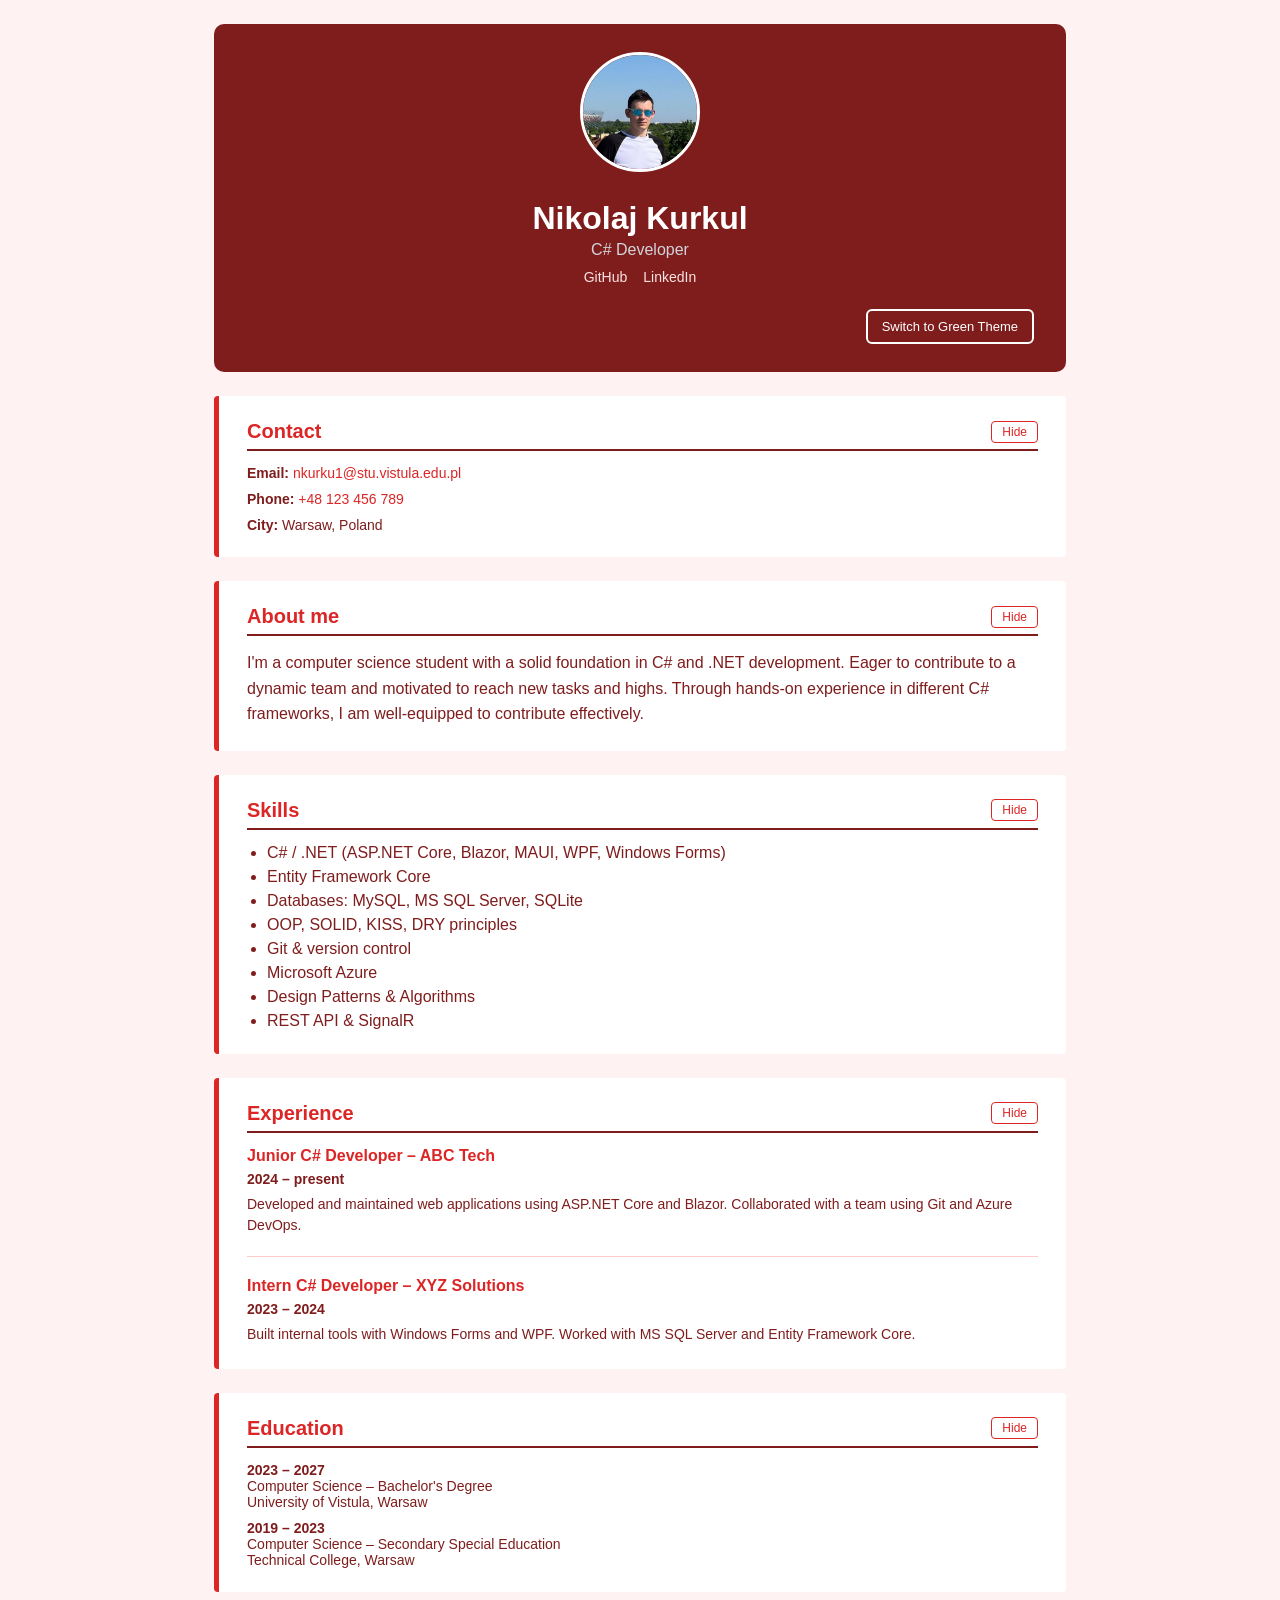
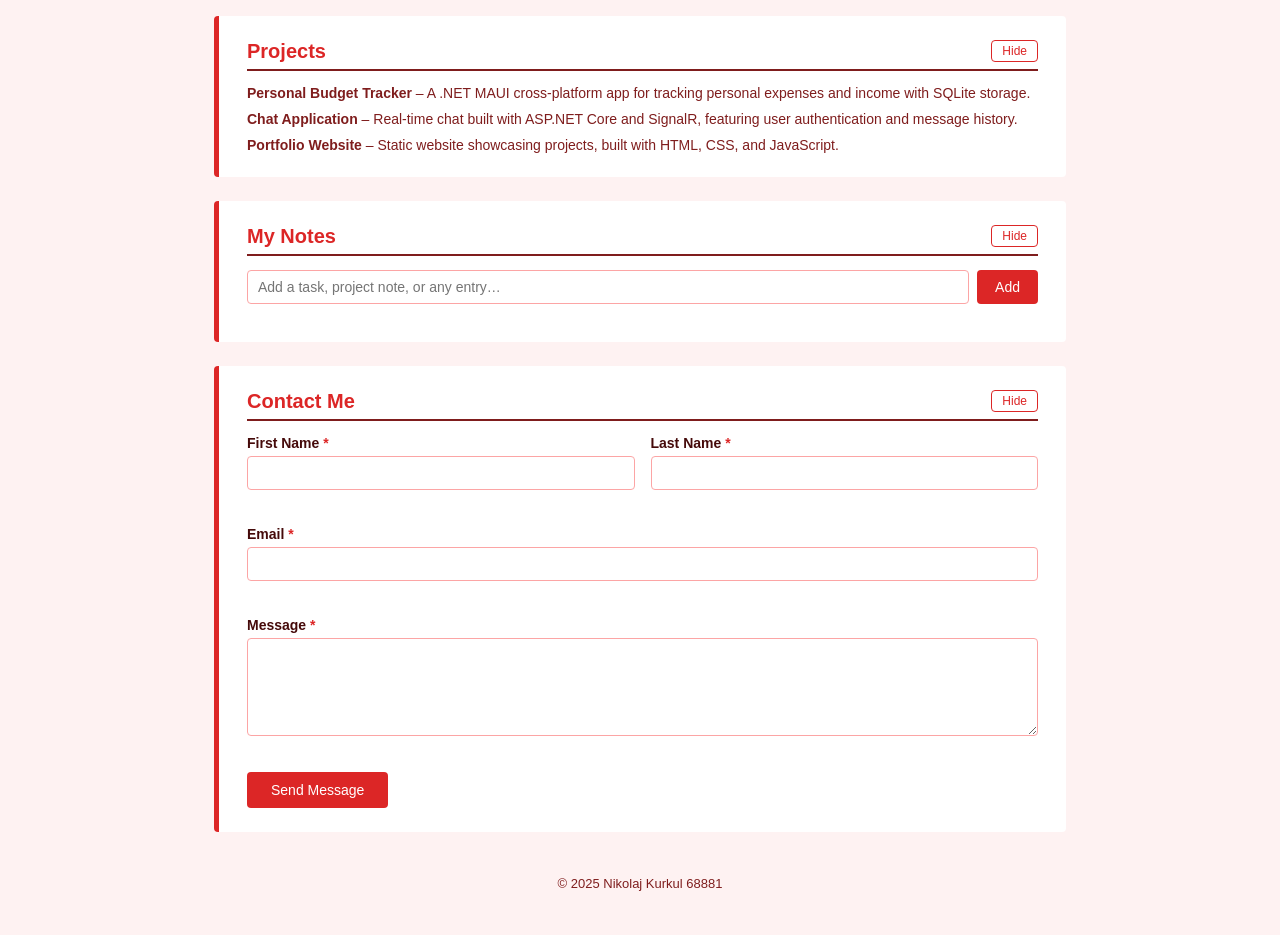
<file: zad7/index.html>
<!DOCTYPE html>
<html lang="en">

<head>
  <meta charset="UTF-8" />
  <meta name="viewport" content="width=device-width, initial-scale=1" />
  <title>Nikolaj Kurkul - CV</title>
  <link id="theme-stylesheet" rel="stylesheet" href="css/red.css" />
</head>

<body>
  <header class="site-header">
    <div class="profile">
      <img src="images/photo.png" alt="Nikolaj Kurkul - profile photo" />
    </div>
    <div class="header-info">
      <h1>Nikolaj Kurkul</h1>
      <p class="subtitle">C# Developer</p>
      <p class="links">
        <a href="https://github.com/nk68881" target="_blank" rel="noopener noreferrer">GitHub</a>
        <a href="https://linkedin.com/in/nk68881" target="_blank" rel="noopener noreferrer">LinkedIn</a>
      </p>
    </div>
    <div class="header-controls">
      <button id="theme-toggle" class="ctrl-btn">Switch to Green Theme</button>
    </div>
  </header>

  <main>
    <section class="section">
      <div class="section-header">
        <h2>Contact</h2>
        <button class="toggle-btn">Hide</button>
      </div>
      <div class="section-content">
        <ul class="list">
          <li><strong>Email:</strong> <a href="mailto:nkurku1@stu.vistula.edu.pl">nkurku1@stu.vistula.edu.pl</a></li>
          <li><strong>Phone:</strong> <a href="tel:+48123456789">+48 123 456 789</a></li>
          <li><strong>City:</strong> Warsaw, Poland</li>
        </ul>
      </div>
    </section>

    <section class="section">
      <div class="section-header">
        <h2>About me</h2>
        <button class="toggle-btn">Hide</button>
      </div>
      <div class="section-content">
        <p>
          I'm a computer science student with a solid foundation in C# and .NET
          development. Eager to contribute to a dynamic team and motivated to
          reach new tasks and highs. Through hands-on experience in different
          C# frameworks, I am well-equipped to contribute effectively.
        </p>
      </div>
    </section>

    <section class="section">
      <div class="section-header">
        <h2>Skills</h2>
        <button class="toggle-btn">Hide</button>
      </div>
      <div class="section-content">
        <ul id="skills-list" class="skills-list"></ul>
      </div>
    </section>

    <section class="section">
      <div class="section-header">
        <h2>Experience</h2>
        <button class="toggle-btn">Hide</button>
      </div>
      <div class="section-content">
        <article class="experience-item">
          <h3>Junior C# Developer – ABC Tech</h3>
          <p><strong>2024 – present</strong></p>
          <p>Developed and maintained web applications using ASP.NET Core and Blazor. Collaborated with a team using Git
            and Azure DevOps.</p>
        </article>
        <article class="experience-item">
          <h3>Intern C# Developer – XYZ Solutions</h3>
          <p><strong>2023 – 2024</strong></p>
          <p>Built internal tools with Windows Forms and WPF. Worked with MS SQL Server and Entity Framework Core.</p>
        </article>
      </div>
    </section>

    <section class="section">
      <div class="section-header">
        <h2>Education</h2>
        <button class="toggle-btn">Hide</button>
      </div>
      <div class="section-content">
        <ul class="list">
          <li>
            <strong>2023 – 2027</strong><br />
            Computer Science – Bachelor's Degree<br />
            University of Vistula, Warsaw
          </li>
          <li>
            <strong>2019 – 2023</strong><br />
            Computer Science – Secondary Special Education<br />
            Technical College, Warsaw
          </li>
        </ul>
      </div>
    </section>

    <section class="section">
      <div class="section-header">
        <h2>Projects</h2>
        <button class="toggle-btn">Hide</button>
      </div>
      <div class="section-content">
        <ul id="projects-list" class="list"></ul>
      </div>
    </section>

    <section class="section">
      <div class="section-header">
        <h2>My Notes</h2>
        <button class="toggle-btn">Hide</button>
      </div>
      <div class="section-content">
        <form id="notes-form" novalidate>
          <div class="notes-input-row">
            <input type="text" id="note-input" placeholder="Add a task, project note, or any entry…" maxlength="200" />
            <button type="submit" class="add-note-btn">Add</button>
          </div>
          <span class="field-error" id="note-error"></span>
        </form>
        <ul id="notes-list" class="notes-list"></ul>
      </div>
    </section>

    <section class="section">
      <div class="section-header">
        <h2>Contact Me</h2>
        <button class="toggle-btn">Hide</button>
      </div>
      <div class="section-content">
        <form id="contact-form" novalidate>
          <div class="form-row">
            <div class="form-group">
              <label for="first-name">First Name <span class="required">*</span></label>
              <input type="text" id="first-name" name="first-name" autocomplete="given-name" />
              <span class="field-error" id="first-name-error"></span>
            </div>
            <div class="form-group">
              <label for="last-name">Last Name <span class="required">*</span></label>
              <input type="text" id="last-name" name="last-name" autocomplete="family-name" />
              <span class="field-error" id="last-name-error"></span>
            </div>
          </div>
          <div class="form-group">
            <label for="email">Email <span class="required">*</span></label>
            <input type="email" id="email" name="email" autocomplete="email" />
            <span class="field-error" id="email-error"></span>
          </div>
          <div class="form-group">
            <label for="message">Message <span class="required">*</span></label>
            <textarea id="message" name="message" rows="5"></textarea>
            <span class="field-error" id="message-error"></span>
          </div>
          <div class="form-actions">
            <button type="submit" class="submit-btn">Send Message</button>
          </div>
          <p class="form-success" id="form-success" hidden>
            ✓ Your message has been sent successfully!
          </p>
        </form>
      </div>
    </section>
  </main>

  <footer class="site-footer">
    <p>&copy; 2025 Nikolaj Kurkul 68881</p>
  </footer>

  <script src="js/script.js"></script>
</body>

</html>
</file>
<file: zad1_cv/css/styles.css>
:root {
  --dark: #1f2937;
  --light: #f3f4f6;
  --accent: #111827;
  --text: #111827;
  --muted: #4b5563;
}

* {
  box-sizing: border-box;
  margin: 0;
  padding: 0;
}

body {
  font-family: "Segoe UI", Tahoma, Geneva, Verdana, sans-serif;
  background: var(--light);
  color: var(--text);
  padding: 24px;
  max-width: 900px;
  margin: 0 auto;
}

/* Header */
.site-header {
  display: flex;
  align-items: center;
  gap: 24px;
  background: var(--dark);
  color: white;
  padding: 28px 32px;
  margin-bottom: 24px;
}

.profile img {
  width: 120px;
  height: 120px;
  border-radius: 50%;
  object-fit: cover;
  border: 3px solid white;
  flex-shrink: 0;
}

.header-info h1 {
  font-size: 32px;
  margin-bottom: 4px;
}

.header-info .subtitle {
  font-size: 16px;
  color: #d1d5db;
  margin-bottom: 10px;
}

.links {
  display: flex;
  gap: 16px;
}

.links a {
  color: #93c5fd;
  text-decoration: none;
  font-size: 14px;
}

.links a:hover {
  text-decoration: underline;
}

/* Main sections */
main {
  display: grid;
  gap: 24px;
}

.section {
  background: white;
  padding: 24px 28px;
  border-radius: 4px;
}

.section h2 {
  font-size: 20px;
  margin-bottom: 14px;
  padding-bottom: 6px;
  border-bottom: 2px solid var(--dark);
  color: var(--accent);
}

.section p {
  line-height: 1.6;
  color: var(--muted);
}

/* Lists */
.list {
  list-style: none;
  display: grid;
  gap: 10px;
  font-size: 14px;
  color: var(--muted);
}

.list a {
  color: var(--accent);
  text-decoration: none;
}

.list a:hover {
  text-decoration: underline;
}

.skills-list {
  list-style: disc;
  padding-left: 20px;
  display: grid;
  gap: 6px;
  color: var(--muted);
}

/* Experience */
.experience-item {
  margin-bottom: 20px;
  padding-bottom: 20px;
  border-bottom: 1px solid #e5e7eb;
}

.experience-item:last-child {
  margin-bottom: 0;
  padding-bottom: 0;
  border-bottom: none;
}

.experience-item h3 {
  font-size: 16px;
  margin-bottom: 4px;
  color: var(--accent);
}

.experience-item p {
  font-size: 14px;
  color: var(--muted);
  line-height: 1.5;
  margin-top: 4px;
}

/* Footer */
.site-footer {
  text-align: center;
  padding: 20px;
  margin-top: 24px;
  font-size: 13px;
  color: var(--muted);
}

@media (max-width: 600px) {
  .site-header {
    flex-direction: column;
    text-align: center;
  }

  .links {
    justify-content: center;
  }
}
</file>
<file: zad2_css/styles.css>
:root {
  --dark: #166534;
  --light: #f3f4f6;
  --accent: #15803d;
  --text: #14532d;
  --muted: #166534;
}

* {
  box-sizing: border-box;
  margin: 0;
  padding: 0;
}

body {
  font-family: "Segoe UI", Tahoma, Geneva, Verdana, sans-serif;
  background: var(--light);
  color: var(--text);
  padding: 24px;
  max-width: 900px;
  margin: 0 auto;
}

/* Header */
.site-header {
  display: flex;
  align-items: center;
  gap: 24px;
  background: var(--dark);
  color: white;
  padding: 28px 32px;
  margin-bottom: 24px;
}

.profile img {
  width: 120px;
  height: 120px;
  border-radius: 50%;
  object-fit: cover;
  border: 3px solid white;
  flex-shrink: 0;
}

.header-info h1 {
  font-size: 32px;
  margin-bottom: 4px;
}

.header-info .subtitle {
  font-size: 16px;
  color: #d1d5db;
  margin-bottom: 10px;
}

.links {
  display: flex;
  gap: 16px;
}

.links a {
  color: #bbf7d0;
  text-decoration: none;
  font-size: 14px;
}

.links a:hover {
  text-decoration: underline;
}

/* Main sections */
main {
  display: grid;
  gap: 24px;
}

.section {
  background: white;
  padding: 24px 28px;
  border-radius: 4px;
}

.section h2 {
  font-size: 20px;
  margin-bottom: 14px;
  padding-bottom: 6px;
  border-bottom: 2px solid var(--dark);
  color: var(--accent);
}

.section p {
  line-height: 1.6;
  color: var(--muted);
}

/* Lists */
.list {
  list-style: none;
  display: grid;
  gap: 10px;
  font-size: 14px;
  color: var(--muted);
}

.list a {
  color: var(--accent);
  text-decoration: none;
}

.list a:hover {
  text-decoration: underline;
}

.skills-list {
  list-style: disc;
  padding-left: 20px;
  display: grid;
  gap: 6px;
  color: var(--muted);
}

/* Experience */
.experience-item {
  margin-bottom: 20px;
  padding-bottom: 20px;
  border-bottom: 1px solid #e5e7eb;
}

.experience-item:last-child {
  margin-bottom: 0;
  padding-bottom: 0;
  border-bottom: none;
}

.experience-item h3 {
  font-size: 16px;
  margin-bottom: 4px;
  color: var(--accent);
}

.experience-item p {
  font-size: 14px;
  color: var(--muted);
  line-height: 1.5;
  margin-top: 4px;
}

/* Footer */
.site-footer {
  text-align: center;
  padding: 20px;
  margin-top: 24px;
  font-size: 13px;
  color: var(--muted);
}

@media (max-width: 600px) {
  .site-header {
    flex-direction: column;
    text-align: center;
  }

  .links {
    justify-content: center;
  }
}
</file>
<file: zad3_motyw/red.css>
:root {
  --dark: #7f1d1d;
  --light: #fef2f2;
  --accent: #dc2626;
  --text: #450a0a;
  --muted: #7f1d1d;
}

* {
  box-sizing: border-box;
  margin: 0;
  padding: 0;
}

body {
  font-family: "Segoe UI", Tahoma, Geneva, Verdana, sans-serif;
  background: var(--light);
  color: var(--text);
  padding: 24px;
  max-width: 900px;
  margin: 0 auto;
}

/* Header */
.site-header {
  display: flex;
  align-items: center;
  gap: 24px;
  background: var(--dark);
  color: white;
  padding: 28px 32px;
  margin-bottom: 24px;
  border-radius: 10px;
}

.profile img {
  width: 120px;
  height: 120px;
  border-radius: 50%;
  object-fit: cover;
  border: 3px solid white;
  flex-shrink: 0;
}

.header-info h1 {
  font-size: 32px;
  margin-bottom: 4px;
}

.header-info .subtitle {
  font-size: 16px;
  color: #d1d5db;
  margin-bottom: 10px;
}

.links {
  display: flex;
  gap: 16px;
}

.links a {
  color: #fee2e2;
  text-decoration: none;
  font-size: 14px;
}

.links a:hover {
  text-decoration: underline;
}

/* Main sections */
main {
  display: grid;
  gap: 24px;
}

.section {
  background: white;
  padding: 24px 28px;
  border-radius: 4px;
  border-left: 5px solid var(--accent);
}

.section h2 {
  font-size: 20px;
  margin-bottom: 14px;
  padding-bottom: 6px;
  border-bottom: 2px solid var(--dark);
  color: var(--accent);
}

.section p {
  line-height: 1.6;
  color: var(--muted);
}

/* Lists */
.list {
  list-style: none;
  display: grid;
  gap: 10px;
  font-size: 14px;
  color: var(--muted);
}

.list a {
  color: var(--accent);
  text-decoration: none;
}

.list a:hover {
  text-decoration: underline;
}

.skills-list {
  list-style: disc;
  padding-left: 20px;
  display: grid;
  gap: 6px;
  color: var(--muted);
}

/* Experience */
.experience-item {
  margin-bottom: 20px;
  padding-bottom: 20px;
  border-bottom: 1px solid #fecaca;
}

.experience-item:last-child {
  margin-bottom: 0;
  padding-bottom: 0;
  border-bottom: none;
}

.experience-item h3 {
  font-size: 16px;
  margin-bottom: 4px;
  color: var(--accent);
}

.experience-item p {
  font-size: 14px;
  color: var(--muted);
  line-height: 1.5;
  margin-top: 4px;
}

/* Footer */
.site-footer {
  text-align: center;
  padding: 20px;
  margin-top: 24px;
  font-size: 13px;
  color: var(--muted);
}

@media (max-width: 600px) {
  .site-header {
    flex-direction: column;
    text-align: center;
  }

  .links {
    justify-content: center;
  }
}
</file>
<file: zad4/css/red.css>
:root {
  --dark: #7f1d1d;
  --light: #fef2f2;
  --accent: #dc2626;
  --text: #450a0a;
  --muted: #7f1d1d;
}

* {
  box-sizing: border-box;
  margin: 0;
  padding: 0;
}

body {
  font-family: "Segoe UI", Tahoma, Geneva, Verdana, sans-serif;
  background: var(--light);
  color: var(--text);
  padding: 24px;
  max-width: 900px;
  margin: 0 auto;
}

/* Header */
.site-header {
  display: flex;
  align-items: center;
  gap: 24px;
  background: var(--dark);
  color: white;
  padding: 28px 32px;
  margin-bottom: 24px;
  border-radius: 10px;
}

.profile img {
  width: 120px;
  height: 120px;
  border-radius: 50%;
  object-fit: cover;
  border: 3px solid white;
  flex-shrink: 0;
}

.header-info h1 {
  font-size: 32px;
  margin-bottom: 4px;
}

.header-info .subtitle {
  font-size: 16px;
  color: #d1d5db;
  margin-bottom: 10px;
}

.links {
  display: flex;
  gap: 16px;
}

.links a {
  color: #fee2e2;
  text-decoration: none;
  font-size: 14px;
}

.links a:hover {
  text-decoration: underline;
}

/* Main sections */
main {
  display: grid;
  gap: 24px;
}

.section {
  background: white;
  padding: 24px 28px;
  border-radius: 4px;
  border-left: 5px solid var(--accent);
}

.section h2 {
  font-size: 20px;
  margin-bottom: 14px;
  padding-bottom: 6px;
  border-bottom: 2px solid var(--dark);
  color: var(--accent);
}

.section p {
  line-height: 1.6;
  color: var(--muted);
}

/* Lists */
.list {
  list-style: none;
  display: grid;
  gap: 10px;
  font-size: 14px;
  color: var(--muted);
}

.list a {
  color: var(--accent);
  text-decoration: none;
}

.list a:hover {
  text-decoration: underline;
}

.skills-list {
  list-style: disc;
  padding-left: 20px;
  display: grid;
  gap: 6px;
  color: var(--muted);
}

/* Experience */
.experience-item {
  margin-bottom: 20px;
  padding-bottom: 20px;
  border-bottom: 1px solid #fecaca;
}

.experience-item:last-child {
  margin-bottom: 0;
  padding-bottom: 0;
  border-bottom: none;
}

.experience-item h3 {
  font-size: 16px;
  margin-bottom: 4px;
  color: var(--accent);
}

.experience-item p {
  font-size: 14px;
  color: var(--muted);
  line-height: 1.5;
  margin-top: 4px;
}

/* Footer */
.site-footer {
  text-align: center;
  padding: 20px;
  margin-top: 24px;
  font-size: 13px;
  color: var(--muted);
}

/* Section header row */
.section-header {
  display: flex;
  align-items: center;
  justify-content: space-between;
  margin-bottom: 14px;
  padding-bottom: 6px;
  border-bottom: 2px solid var(--dark);
}

.section-header h2 {
  font-size: 20px;
  color: var(--accent);
  margin-bottom: 0;
  padding-bottom: 0;
  border-bottom: none;
}

.toggle-btn {
  font-size: 12px;
  padding: 3px 10px;
  cursor: pointer;
  border: 1px solid var(--accent);
  background: transparent;
  color: var(--accent);
  border-radius: 4px;
}

.toggle-btn:hover {
  background: var(--accent);
  color: white;
}

/* Header controls */
.header-controls {
  margin-left: auto;
}

.ctrl-btn {
  font-size: 13px;
  padding: 8px 14px;
  cursor: pointer;
  border: 2px solid white;
  background: transparent;
  color: white;
  border-radius: 6px;
  white-space: nowrap;
}

.ctrl-btn:hover {
  background: white;
  color: var(--dark);
}


  .site-header {
    flex-direction: column;
    text-align: center;
  }

  .links {
    justify-content: center;
  }
}
</file>
<file: zad5/css/red.css>
:root {
  --dark: #7f1d1d;
  --light: #fef2f2;
  --accent: #dc2626;
  --text: #450a0a;
  --muted: #7f1d1d;
}

* {
  box-sizing: border-box;
  margin: 0;
  padding: 0;
}

body {
  font-family: "Segoe UI", Tahoma, Geneva, Verdana, sans-serif;
  background: var(--light);
  color: var(--text);
  padding: 24px;
  max-width: 900px;
  margin: 0 auto;
}

/* Header */
.site-header {
  display: flex;
  align-items: center;
  gap: 24px;
  background: var(--dark);
  color: white;
  padding: 28px 32px;
  margin-bottom: 24px;
  border-radius: 10px;
}

.profile img {
  width: 120px;
  height: 120px;
  border-radius: 50%;
  object-fit: cover;
  border: 3px solid white;
  flex-shrink: 0;
}

.header-info h1 {
  font-size: 32px;
  margin-bottom: 4px;
}

.header-info .subtitle {
  font-size: 16px;
  color: #d1d5db;
  margin-bottom: 10px;
}

.links {
  display: flex;
  gap: 16px;
}

.links a {
  color: #fee2e2;
  text-decoration: none;
  font-size: 14px;
}

.links a:hover {
  text-decoration: underline;
}

/* Main sections */
main {
  display: grid;
  gap: 24px;
}

.section {
  background: white;
  padding: 24px 28px;
  border-radius: 4px;
  border-left: 5px solid var(--accent);
}

.section h2 {
  font-size: 20px;
  margin-bottom: 14px;
  padding-bottom: 6px;
  border-bottom: 2px solid var(--dark);
  color: var(--accent);
}

.section p {
  line-height: 1.6;
  color: var(--muted);
}

/* Lists */
.list {
  list-style: none;
  display: grid;
  gap: 10px;
  font-size: 14px;
  color: var(--muted);
}

.list a {
  color: var(--accent);
  text-decoration: none;
}

.list a:hover {
  text-decoration: underline;
}

.skills-list {
  list-style: disc;
  padding-left: 20px;
  display: grid;
  gap: 6px;
  color: var(--muted);
}

/* Experience */
.experience-item {
  margin-bottom: 20px;
  padding-bottom: 20px;
  border-bottom: 1px solid #fecaca;
}

.experience-item:last-child {
  margin-bottom: 0;
  padding-bottom: 0;
  border-bottom: none;
}

.experience-item h3 {
  font-size: 16px;
  margin-bottom: 4px;
  color: var(--accent);
}

.experience-item p {
  font-size: 14px;
  color: var(--muted);
  line-height: 1.5;
  margin-top: 4px;
}

/* Contact Form */
.form-row {
  display: grid;
  grid-template-columns: 1fr 1fr;
  gap: 16px;
}

.form-group {
  display: flex;
  flex-direction: column;
  margin-bottom: 16px;
}

.form-group label {
  font-size: 14px;
  font-weight: 600;
  margin-bottom: 5px;
  color: var(--text);
}

.form-group .required {
  color: var(--accent);
}

.form-group input,
.form-group textarea {
  border: 1px solid #fca5a5;
  border-radius: 4px;
  padding: 8px 10px;
  font-size: 14px;
  font-family: inherit;
  color: var(--text);
  background: #fff;
  transition: border-color 0.2s;
}

.form-group input:focus,
.form-group textarea:focus {
  outline: none;
  border-color: var(--accent);
}

.form-group input.input-error,
.form-group textarea.input-error {
  border-color: var(--accent);
}

.field-error {
  font-size: 12px;
  color: var(--accent);
  margin-top: 4px;
  min-height: 16px;
}

.form-actions {
  margin-top: 4px;
}

.submit-btn {
  padding: 10px 24px;
  background: var(--accent);
  color: white;
  border: none;
  border-radius: 4px;
  font-size: 14px;
  cursor: pointer;
  font-family: inherit;
}

.submit-btn:hover {
  background: var(--dark);
}

.form-success {
  margin-top: 12px;
  color: var(--accent);
  font-size: 14px;
  font-weight: 600;
}

/* Footer */
.site-footer {
  text-align: center;
  padding: 20px;
  margin-top: 24px;
  font-size: 13px;
  color: var(--muted);
}

/* Section header row */
.section-header {
  display: flex;
  align-items: center;
  justify-content: space-between;
  margin-bottom: 14px;
  padding-bottom: 6px;
  border-bottom: 2px solid var(--dark);
}

.section-header h2 {
  font-size: 20px;
  color: var(--accent);
  margin-bottom: 0;
  padding-bottom: 0;
  border-bottom: none;
}

.toggle-btn {
  font-size: 12px;
  padding: 3px 10px;
  cursor: pointer;
  border: 1px solid var(--accent);
  background: transparent;
  color: var(--accent);
  border-radius: 4px;
}

.toggle-btn:hover {
  background: var(--accent);
  color: white;
}

/* Header controls */
.header-controls {
  margin-left: auto;
}

.ctrl-btn {
  font-size: 13px;
  padding: 8px 14px;
  cursor: pointer;
  border: 2px solid white;
  background: transparent;
  color: white;
  border-radius: 6px;
  white-space: nowrap;
}

.ctrl-btn:hover {
  background: white;
  color: var(--dark);
}


.site-header {
  flex-direction: column;
  text-align: center;
}

.links {
  justify-content: center;
}
</file>
<file: zad6/css/red.css>
:root {
  --dark: #7f1d1d;
  --light: #fef2f2;
  --accent: #dc2626;
  --text: #450a0a;
  --muted: #7f1d1d;
}

* {
  box-sizing: border-box;
  margin: 0;
  padding: 0;
}

body {
  font-family: "Segoe UI", Tahoma, Geneva, Verdana, sans-serif;
  background: var(--light);
  color: var(--text);
  padding: 24px;
  max-width: 900px;
  margin: 0 auto;
}

/* Header */
.site-header {
  display: flex;
  align-items: center;
  gap: 24px;
  background: var(--dark);
  color: white;
  padding: 28px 32px;
  margin-bottom: 24px;
  border-radius: 10px;
}

.profile img {
  width: 120px;
  height: 120px;
  border-radius: 50%;
  object-fit: cover;
  border: 3px solid white;
  flex-shrink: 0;
}

.header-info h1 {
  font-size: 32px;
  margin-bottom: 4px;
}

.header-info .subtitle {
  font-size: 16px;
  color: #d1d5db;
  margin-bottom: 10px;
}

.links {
  display: flex;
  gap: 16px;
}

.links a {
  color: #fee2e2;
  text-decoration: none;
  font-size: 14px;
}

.links a:hover {
  text-decoration: underline;
}

/* Main sections */
main {
  display: grid;
  gap: 24px;
}

.section {
  background: white;
  padding: 24px 28px;
  border-radius: 4px;
  border-left: 5px solid var(--accent);
}

.section h2 {
  font-size: 20px;
  margin-bottom: 14px;
  padding-bottom: 6px;
  border-bottom: 2px solid var(--dark);
  color: var(--accent);
}

.section p {
  line-height: 1.6;
  color: var(--muted);
}

/* Lists */
.list {
  list-style: none;
  display: grid;
  gap: 10px;
  font-size: 14px;
  color: var(--muted);
}

.list a {
  color: var(--accent);
  text-decoration: none;
}

.list a:hover {
  text-decoration: underline;
}

.skills-list {
  list-style: disc;
  padding-left: 20px;
  display: grid;
  gap: 6px;
  color: var(--muted);
}

/* Experience */
.experience-item {
  margin-bottom: 20px;
  padding-bottom: 20px;
  border-bottom: 1px solid #fecaca;
}

.experience-item:last-child {
  margin-bottom: 0;
  padding-bottom: 0;
  border-bottom: none;
}

.experience-item h3 {
  font-size: 16px;
  margin-bottom: 4px;
  color: var(--accent);
}

.experience-item p {
  font-size: 14px;
  color: var(--muted);
  line-height: 1.5;
  margin-top: 4px;
}

/* Contact Form */
.form-row {
  display: grid;
  grid-template-columns: 1fr 1fr;
  gap: 16px;
}

.form-group {
  display: flex;
  flex-direction: column;
  margin-bottom: 16px;
}

.form-group label {
  font-size: 14px;
  font-weight: 600;
  margin-bottom: 5px;
  color: var(--text);
}

.form-group .required {
  color: var(--accent);
}

.form-group input,
.form-group textarea {
  border: 1px solid #fca5a5;
  border-radius: 4px;
  padding: 8px 10px;
  font-size: 14px;
  font-family: inherit;
  color: var(--text);
  background: #fff;
  transition: border-color 0.2s;
}

.form-group input:focus,
.form-group textarea:focus {
  outline: none;
  border-color: var(--accent);
}

.form-group input.input-error,
.form-group textarea.input-error {
  border-color: var(--accent);
}

.field-error {
  font-size: 12px;
  color: var(--accent);
  margin-top: 4px;
  min-height: 16px;
}

.form-actions {
  margin-top: 4px;
}

.submit-btn {
  padding: 10px 24px;
  background: var(--accent);
  color: white;
  border: none;
  border-radius: 4px;
  font-size: 14px;
  cursor: pointer;
  font-family: inherit;
}

.submit-btn:hover {
  background: var(--dark);
}

.form-success {
  margin-top: 12px;
  color: var(--accent);
  font-size: 14px;
  font-weight: 600;
}

/* Footer */
.site-footer {
  text-align: center;
  padding: 20px;
  margin-top: 24px;
  font-size: 13px;
  color: var(--muted);
}

/* Section header row */
.section-header {
  display: flex;
  align-items: center;
  justify-content: space-between;
  margin-bottom: 14px;
  padding-bottom: 6px;
  border-bottom: 2px solid var(--dark);
}

.section-header h2 {
  font-size: 20px;
  color: var(--accent);
  margin-bottom: 0;
  padding-bottom: 0;
  border-bottom: none;
}

.toggle-btn {
  font-size: 12px;
  padding: 3px 10px;
  cursor: pointer;
  border: 1px solid var(--accent);
  background: transparent;
  color: var(--accent);
  border-radius: 4px;
}

.toggle-btn:hover {
  background: var(--accent);
  color: white;
}

/* Header controls */
.header-controls {
  margin-left: auto;
}

.ctrl-btn {
  font-size: 13px;
  padding: 8px 14px;
  cursor: pointer;
  border: 2px solid white;
  background: transparent;
  color: white;
  border-radius: 6px;
  white-space: nowrap;
}

.ctrl-btn:hover {
  background: white;
  color: var(--dark);
}


.site-header {
  flex-direction: column;
  text-align: center;
}

.links {
  justify-content: center;
}
</file>
<file: zad7/css/red.css>
:root {
  --dark: #7f1d1d;
  --light: #fef2f2;
  --accent: #dc2626;
  --text: #450a0a;
  --muted: #7f1d1d;
}

* {
  box-sizing: border-box;
  margin: 0;
  padding: 0;
}

body {
  font-family: "Segoe UI", Tahoma, Geneva, Verdana, sans-serif;
  background: var(--light);
  color: var(--text);
  padding: 24px;
  max-width: 900px;
  margin: 0 auto;
}

/* Header */
.site-header {
  display: flex;
  align-items: center;
  gap: 24px;
  background: var(--dark);
  color: white;
  padding: 28px 32px;
  margin-bottom: 24px;
  border-radius: 10px;
}

.profile img {
  width: 120px;
  height: 120px;
  border-radius: 50%;
  object-fit: cover;
  border: 3px solid white;
  flex-shrink: 0;
}

.header-info h1 {
  font-size: 32px;
  margin-bottom: 4px;
}

.header-info .subtitle {
  font-size: 16px;
  color: #d1d5db;
  margin-bottom: 10px;
}

.links {
  display: flex;
  gap: 16px;
}

.links a {
  color: #fee2e2;
  text-decoration: none;
  font-size: 14px;
}

.links a:hover {
  text-decoration: underline;
}

/* Main sections */
main {
  display: grid;
  gap: 24px;
}

.section {
  background: white;
  padding: 24px 28px;
  border-radius: 4px;
  border-left: 5px solid var(--accent);
}

.section h2 {
  font-size: 20px;
  margin-bottom: 14px;
  padding-bottom: 6px;
  border-bottom: 2px solid var(--dark);
  color: var(--accent);
}

.section p {
  line-height: 1.6;
  color: var(--muted);
}

/* Lists */
.list {
  list-style: none;
  display: grid;
  gap: 10px;
  font-size: 14px;
  color: var(--muted);
}

.list a {
  color: var(--accent);
  text-decoration: none;
}

.list a:hover {
  text-decoration: underline;
}

.skills-list {
  list-style: disc;
  padding-left: 20px;
  display: grid;
  gap: 6px;
  color: var(--muted);
}

/* Experience */
.experience-item {
  margin-bottom: 20px;
  padding-bottom: 20px;
  border-bottom: 1px solid #fecaca;
}

.experience-item:last-child {
  margin-bottom: 0;
  padding-bottom: 0;
  border-bottom: none;
}

.experience-item h3 {
  font-size: 16px;
  margin-bottom: 4px;
  color: var(--accent);
}

.experience-item p {
  font-size: 14px;
  color: var(--muted);
  line-height: 1.5;
  margin-top: 4px;
}

/* Contact Form */
.form-row {
  display: grid;
  grid-template-columns: 1fr 1fr;
  gap: 16px;
}

.form-group {
  display: flex;
  flex-direction: column;
  margin-bottom: 16px;
}

.form-group label {
  font-size: 14px;
  font-weight: 600;
  margin-bottom: 5px;
  color: var(--text);
}

.form-group .required {
  color: var(--accent);
}

.form-group input,
.form-group textarea {
  border: 1px solid #fca5a5;
  border-radius: 4px;
  padding: 8px 10px;
  font-size: 14px;
  font-family: inherit;
  color: var(--text);
  background: #fff;
  transition: border-color 0.2s;
}

.form-group input:focus,
.form-group textarea:focus {
  outline: none;
  border-color: var(--accent);
}

.form-group input.input-error,
.form-group textarea.input-error {
  border-color: var(--accent);
}

.field-error {
  font-size: 12px;
  color: var(--accent);
  margin-top: 4px;
  min-height: 16px;
}

.form-actions {
  margin-top: 4px;
}

.submit-btn {
  padding: 10px 24px;
  background: var(--accent);
  color: white;
  border: none;
  border-radius: 4px;
  font-size: 14px;
  cursor: pointer;
  font-family: inherit;
}

.submit-btn:hover {
  background: var(--dark);
}

.form-success {
  margin-top: 12px;
  color: var(--accent);
  font-size: 14px;
  font-weight: 600;
}

/* Notes */
.notes-input-row {
  display: flex;
  gap: 8px;
  margin-bottom: 4px;
}

.notes-input-row input {
  flex: 1;
  border: 1px solid #fca5a5;
  border-radius: 4px;
  padding: 8px 10px;
  font-size: 14px;
  font-family: inherit;
  color: var(--text);
  background: #fff;
  transition: border-color 0.2s;
}

.notes-input-row input:focus {
  outline: none;
  border-color: var(--accent);
}

.add-note-btn {
  padding: 8px 18px;
  background: var(--accent);
  color: white;
  border: none;
  border-radius: 4px;
  font-size: 14px;
  cursor: pointer;
  font-family: inherit;
  white-space: nowrap;
}

.add-note-btn:hover {
  background: var(--dark);
}

.notes-list {
  list-style: none;
  display: grid;
  gap: 8px;
  margin-top: 14px;
}

.notes-item {
  display: flex;
  align-items: center;
  justify-content: space-between;
  background: #fff5f5;
  border: 1px solid #fecaca;
  border-radius: 4px;
  padding: 8px 12px;
  font-size: 14px;
  color: var(--muted);
}

.notes-item-text {
  flex: 1;
  word-break: break-word;
}

.remove-note-btn {
  flex-shrink: 0;
  margin-left: 12px;
  background: transparent;
  border: 1px solid var(--accent);
  color: var(--accent);
  border-radius: 4px;
  width: 26px;
  height: 26px;
  font-size: 16px;
  line-height: 1;
  cursor: pointer;
  display: flex;
  align-items: center;
  justify-content: center;
}

.remove-note-btn:hover {
  background: var(--accent);
  color: white;
}

/* Footer */
.site-footer {
  text-align: center;
  padding: 20px;
  margin-top: 24px;
  font-size: 13px;
  color: var(--muted);
}

/* Section header row */
.section-header {
  display: flex;
  align-items: center;
  justify-content: space-between;
  margin-bottom: 14px;
  padding-bottom: 6px;
  border-bottom: 2px solid var(--dark);
}

.section-header h2 {
  font-size: 20px;
  color: var(--accent);
  margin-bottom: 0;
  padding-bottom: 0;
  border-bottom: none;
}

.toggle-btn {
  font-size: 12px;
  padding: 3px 10px;
  cursor: pointer;
  border: 1px solid var(--accent);
  background: transparent;
  color: var(--accent);
  border-radius: 4px;
}

.toggle-btn:hover {
  background: var(--accent);
  color: white;
}

/* Header controls */
.header-controls {
  margin-left: auto;
}

.ctrl-btn {
  font-size: 13px;
  padding: 8px 14px;
  cursor: pointer;
  border: 2px solid white;
  background: transparent;
  color: white;
  border-radius: 6px;
  white-space: nowrap;
}

.ctrl-btn:hover {
  background: white;
  color: var(--dark);
}


.site-header {
  flex-direction: column;
  text-align: center;
}

.links {
  justify-content: center;
}
</file>
